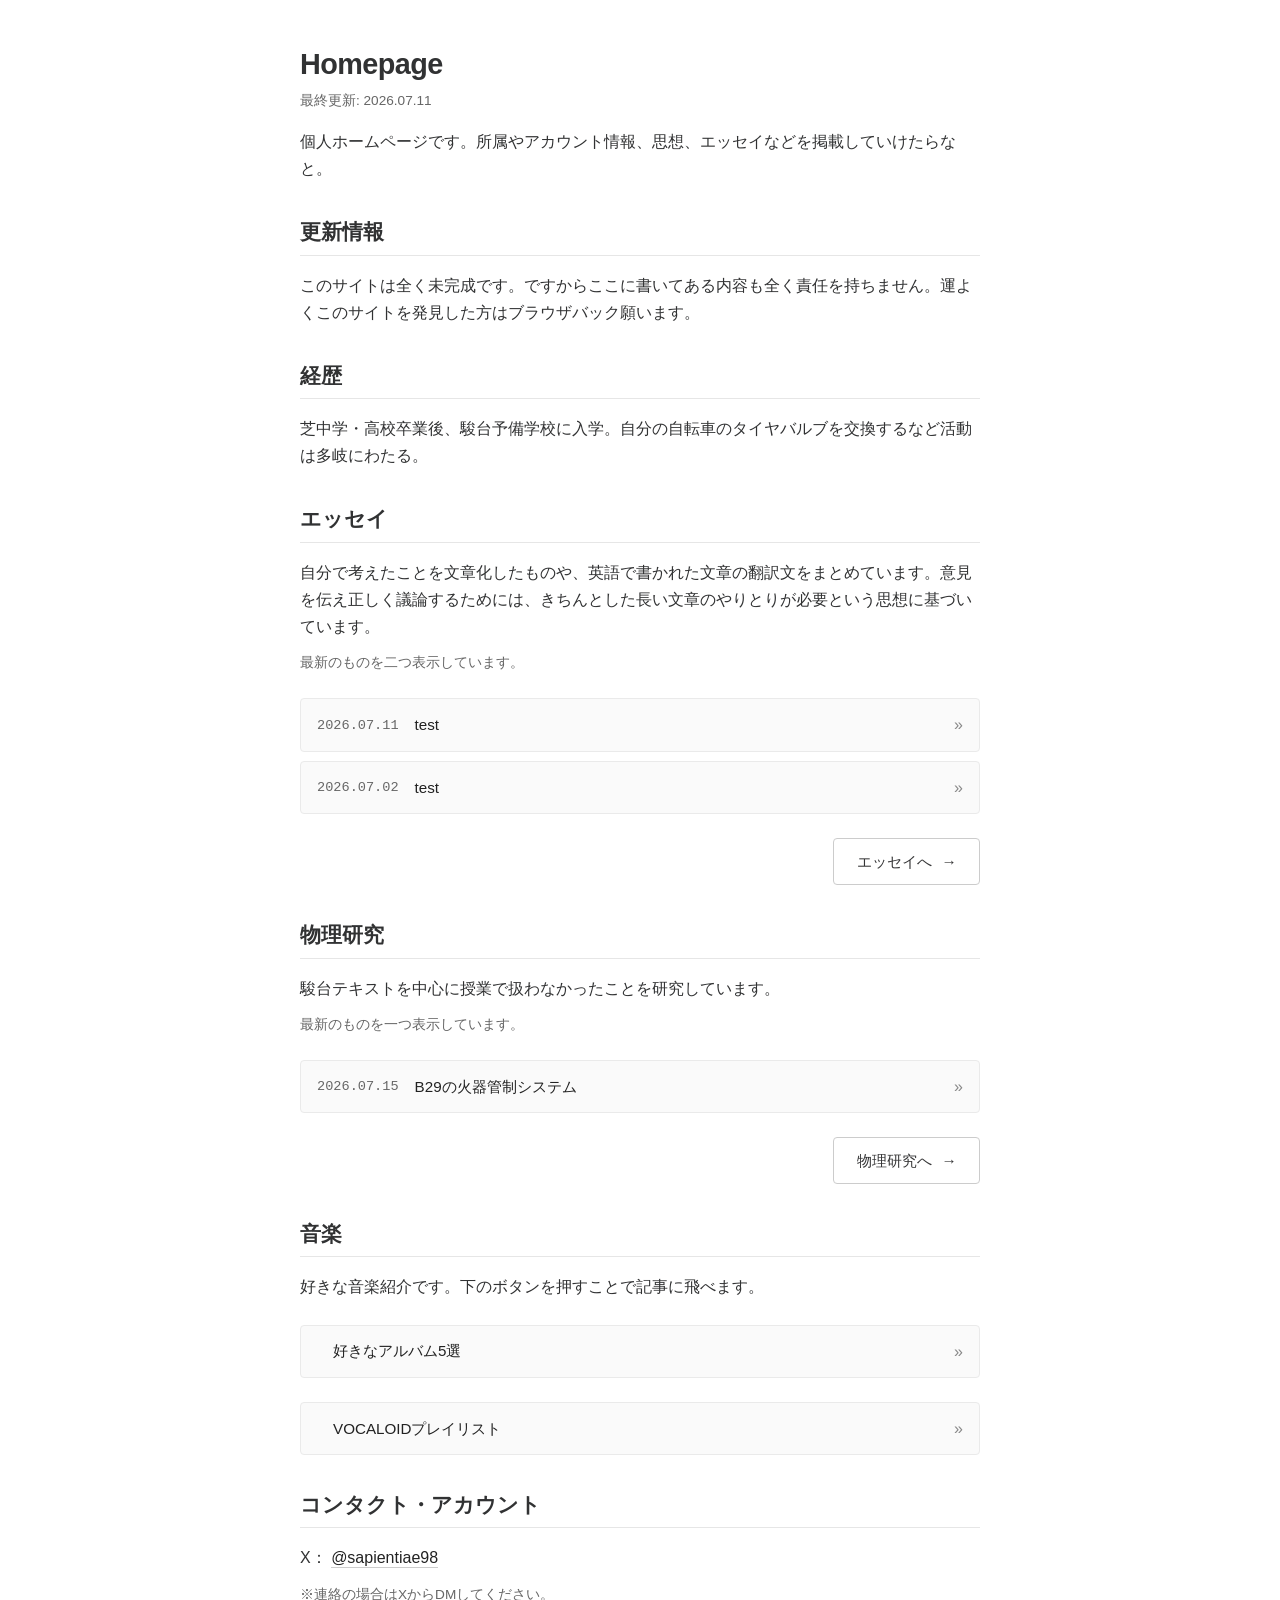
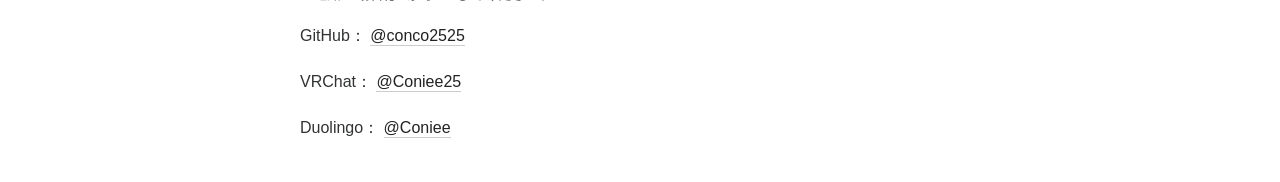
<file: index.html>
<!DOCTYPE html>
<html lang="ja">

<head>
    <meta charset="UTF-8">
    <meta name="viewport" content="width=device-width, initial-scale=1.0">
    <link rel="stylesheet" href="main.css">
    <title>ホーム</title>
    <style>

    </style>
</head>

<body>
    <h1>Homepage</h1>
    <small class="note">最終更新: 2026.07.11</small>

    <p>個人ホームページです。所属やアカウント情報、思想、エッセイなどを掲載していけたらなと。</p>

    <h2>更新情報</h2>
    <p>このサイトは全く未完成です。ですからここに書いてある内容も全く責任を持ちません。運よくこのサイトを発見した方はブラウザバック願います。</p>


    <h2>経歴</h2>
    <p>芝中学・高校卒業後、駿台予備学校に入学。自分の自転車のタイヤバルブを交換するなど活動は多岐にわたる。</p>


    
    <h2>エッセイ</h2>
    <p>自分で考えたことを文章化したものや、英語で書かれた文章の翻訳文をまとめています。意見を伝え正しく議論するためには、きちんとした長い文章のやりとりが必要という思想に基づいています。</p>
    <small class="note">最新のものを二つ表示しています。</small>
    <ul class="diary-card-list">
        <li>
            <a href="posts/2026-07-11.html" class="diary-card-link">
                <span class="diary-date">2026.07.11</span>
                <span class="diary-title">test</span>
            </a>
        </li>
        <li>
            <a href="posts/2026-07-02.html" class="diary-card-link">
                <span class="diary-date">2026.07.02</span>
                <span class="diary-title">test</span>
            </a>
        </li>
    </ul>

    <div class="btn-wrapper">
        <a href="Essay.html" class="btn-more-diary">エッセイへ</a>
    </div>
    


    <h2>物理研究</h2>
    <p>駿台テキストを中心に授業で扱わなかったことを研究しています。</p>
    <small class="note">最新のものを一つ表示しています。</small>

    <ul class="diary-card-list">
        <li>
            <a href="articles/P_29.html" class="diary-card-link">
                <span class="diary-date">2026.07.15</span>
                <span class="diary-title">B29の火器管制システム</span>
            </a>
        </li>
    </ul>
    <div class="btn-wrapper">
        <a href="Physics.html" class="btn-more-diary">物理研究へ</a>
    </div>

    <h2>音楽</h2>
    <p>好きな音楽紹介です。下のボタンを押すことで記事に飛べます。</p>

    <ul class="diary-card-list">
        <li>
            <a href="articles/M_5fav.html" class="diary-card-link">
                <span class="diary-title">好きなアルバム5選</span>
            </a>
        </li>
    </ul>
    
    <ul class="diary-card-list">
        <li>
            <a href="articles/M_Vocaloid.html" class="diary-card-link">
                <span class="diary-title">VOCALOIDプレイリスト</span>
            </a>
        </li>
    </ul>


    <h2>コンタクト・アカウント</h2>
    <p>
        X：
        <a href="https://x.com/sapientiae98" class="link-item" target="_blank" rel="noopener">@sapientiae98</a>
    </p>
    <small class="note">※連絡の場合はXからDMしてください。</small>
    
    <p>
        GitHub：
        <a href="https://github.com/conco2525" class="link-item" target="_blank" rel="noopener">@conco2525</a>
    </p>

    <p>
        VRChat：
        <a href="https://vrchat.com/home/user/usr_6193bd3d-6d83-4ea0-b23f-7c8b54668dcf" class="link-item" target="_blank" rel="noopener">@Coniee25</a>
    </p>

    <p>
        Duolingo：
        <a href="https://www.duolingo.com/profile/70Dm8" class="link-item" target="_blank" rel="noopener">@Coniee</a>
    </p>

</body>

</html>
</file>
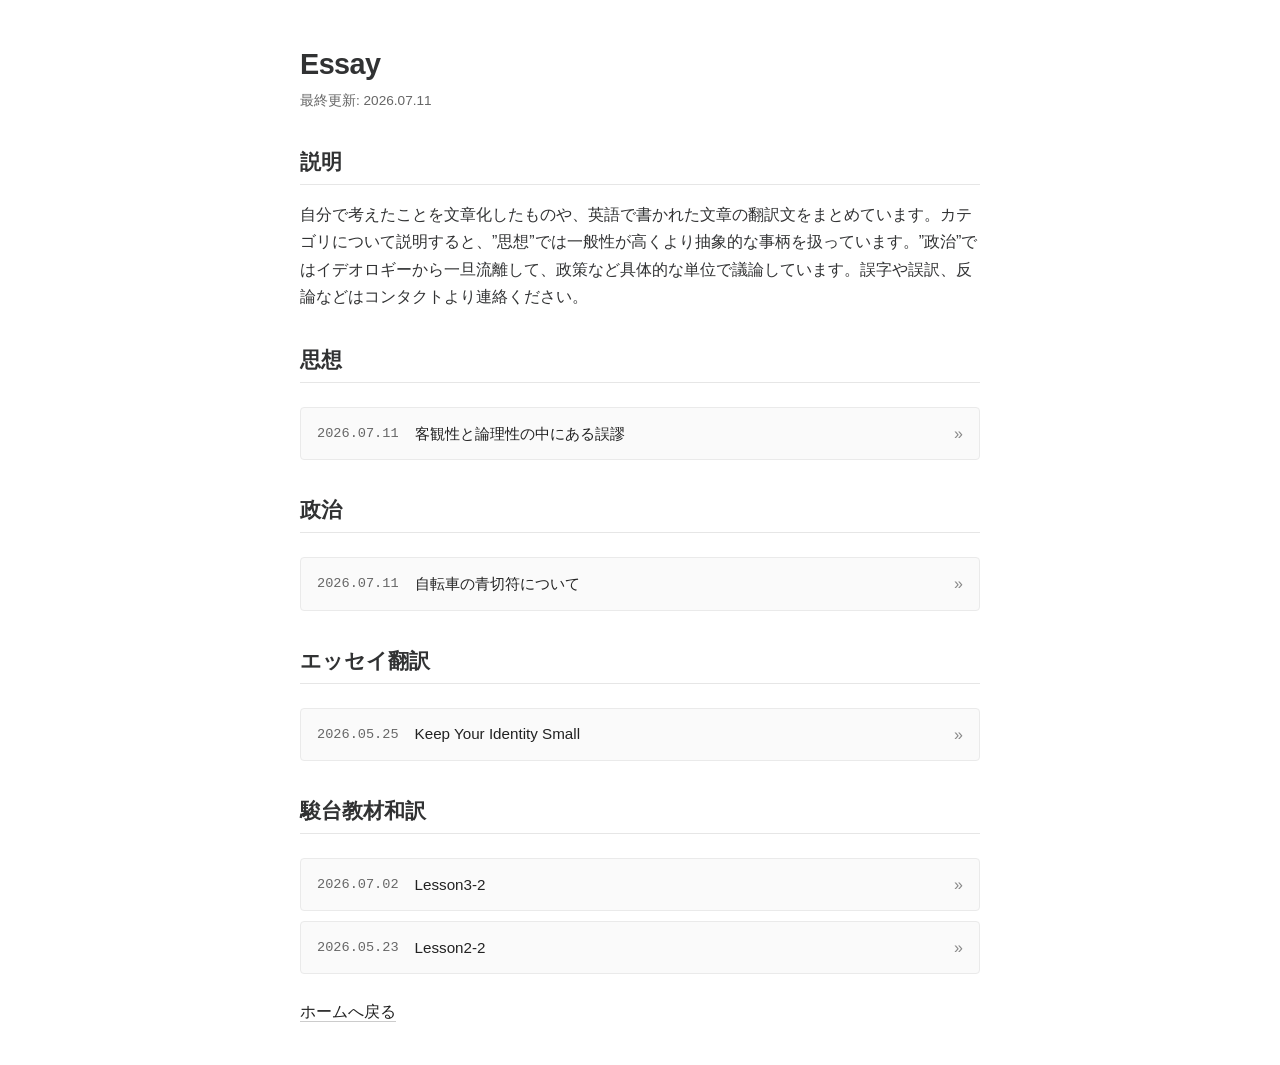
<file: Essay.html>
<!DOCTYPE html>
<html lang="ja">

<head>
    <meta charset="UTF-8">
    <meta name="viewport" content="width=device-width, initial-scale=1.0">
    <link rel="stylesheet" href="main.css">
    <title>エッセイ</title>
    <style>
        
    </style>
</head>

<body>
    <h1>Essay</h1>
    <small class="note">最終更新: 2026.07.11</small>


    <h2>説明</h2>
    <p>自分で考えたことを文章化したものや、英語で書かれた文章の翻訳文をまとめています。カテゴリについて説明すると、”思想”では一般性が高くより抽象的な事柄を扱っています。”政治”ではイデオロギーから一旦流離して、政策など具体的な単位で議論しています。誤字や誤訳、反論などはコンタクトより連絡ください。</p>

    <h2>思想</h2>

    <ul class="diary-card-list">
        <li>
            <a href="articles/E_RationalFal.html" class="diary-card-link">
                <span class="diary-date">2026.07.11</span>
                <span class="diary-title">客観性と論理性の中にある誤謬</span>
            </a>
        </li>  
    </ul>

    <h2>政治</h2>

    <ul class="diary-card-list">        
        <li>
            <a href="articles/E_Cycle.html" class="diary-card-link">
                <span class="diary-date">2026.07.11</span>
                <span class="diary-title">自転車の青切符について</span>
            </a>
        </li>
    </ul>

    <h2>エッセイ翻訳</h2>

    <ul class="diary-card-list">
        <li>
            <a href="articles/E_KeepYour.html" class="diary-card-link">
                <span class="diary-date">2026.05.25</span>
                <span class="diary-title">Keep Your Identity Small</span>
            </a>
        </li>
    

    <h2>駿台教材和訳</h2>

    <ul class="diary-card-list">
        
        <li>
            <a href="articles/E_Lesson3-2.html" class="diary-card-link">
                <span class="diary-date">2026.07.02</span>
                <span class="diary-title">Lesson3-2</span>
            </a>
        </li>
        <li>
            <a href="articles/E_Lesson2-2.html" class="diary-card-link">
                <span class="diary-date">2026.05.23</span>
                <span class="diary-title">Lesson2-2</span>
            </a>
        </li>
    </ul>


    <p>
    
        <a href="index.html" class="link-item" rel="noopener">ホームへ戻る</a>
    </p>


</body>

</html>
</file>
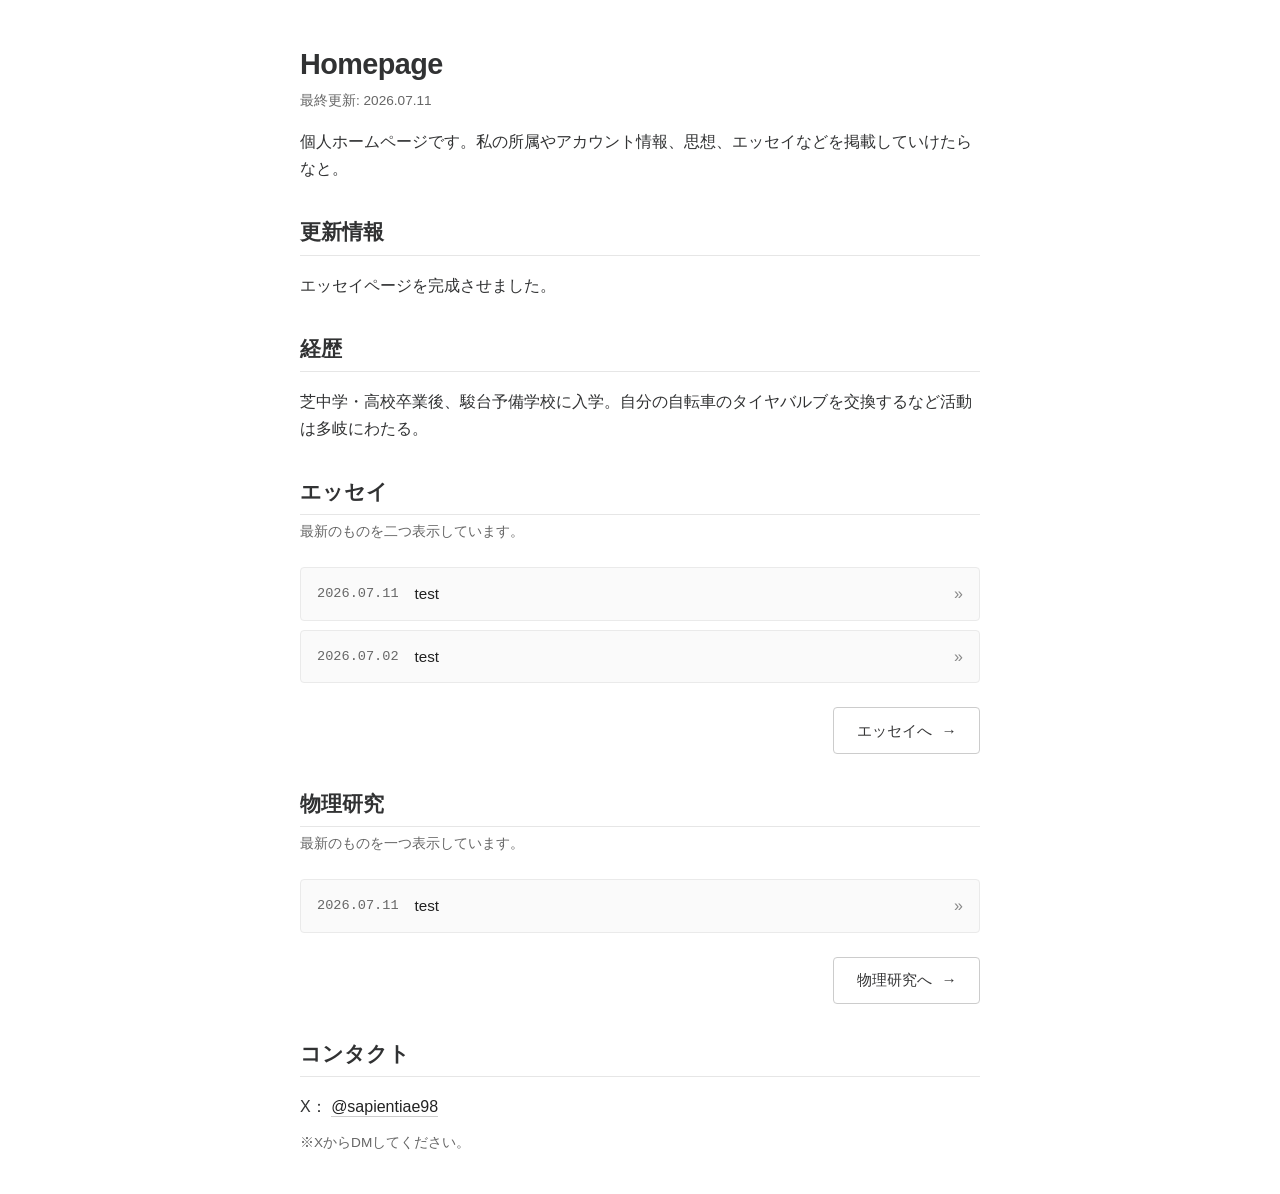
<file: Main.html>
<!DOCTYPE html>
<html lang="ja">

<head>
    <meta charset="UTF-8">
    <meta name="viewport" content="width=device-width, initial-scale=1.0">
    <link rel="stylesheet" href="main.css">
    <title>ホーム</title>
    <style>

    </style>
</head>

<body>
    <h1>Homepage</h1>
    <small class="note">最終更新: 2026.07.11</small>

    <p>個人ホームページです。私の所属やアカウント情報、思想、エッセイなどを掲載していけたらなと。</p>

    <h2>更新情報</h2>
    <p>エッセイページを完成させました。</p>


    <h2>経歴</h2>
    <p>芝中学・高校卒業後、駿台予備学校に入学。自分の自転車のタイヤバルブを交換するなど活動は多岐にわたる。</p>


    
    <h2>エッセイ</h2>
    <small class="note">最新のものを二つ表示しています。</small>
    <ul class="diary-card-list">
        <li>
            <a href="posts/2026-07-11.html" class="diary-card-link">
                <span class="diary-date">2026.07.11</span>
                <span class="diary-title">test</span>
            </a>
        </li>
        <li>
            <a href="posts/2026-07-02.html" class="diary-card-link">
                <span class="diary-date">2026.07.02</span>
                <span class="diary-title">test</span>
            </a>
        </li>
    </ul>

    <div class="btn-wrapper">
        <a href="Essay.html" class="btn-more-diary">エッセイへ</a>
    </div>
    


    <h2>物理研究</h2>
    <small class="note">最新のものを一つ表示しています。</small>

    <ul class="diary-card-list">
        <li>
            <a href="posts/2026-07-11.html" class="diary-card-link">
                <span class="diary-date">2026.07.11</span>
                <span class="diary-title">test</span>
            </a>
        </li>
    </ul>
    <div class="btn-wrapper">
        <a href="Phisics.html" class="btn-more-diary">物理研究へ</a>
    </div>



    <h2>コンタクト</h2>
    <p>
        X：
        <a href="https://x.com/sapientiae98" class="link-item" target="_blank" rel="noopener">@sapientiae98</a>
    </p>
    <small class="note">※XからDMしてください。</small>

</body>

</html>
</file>
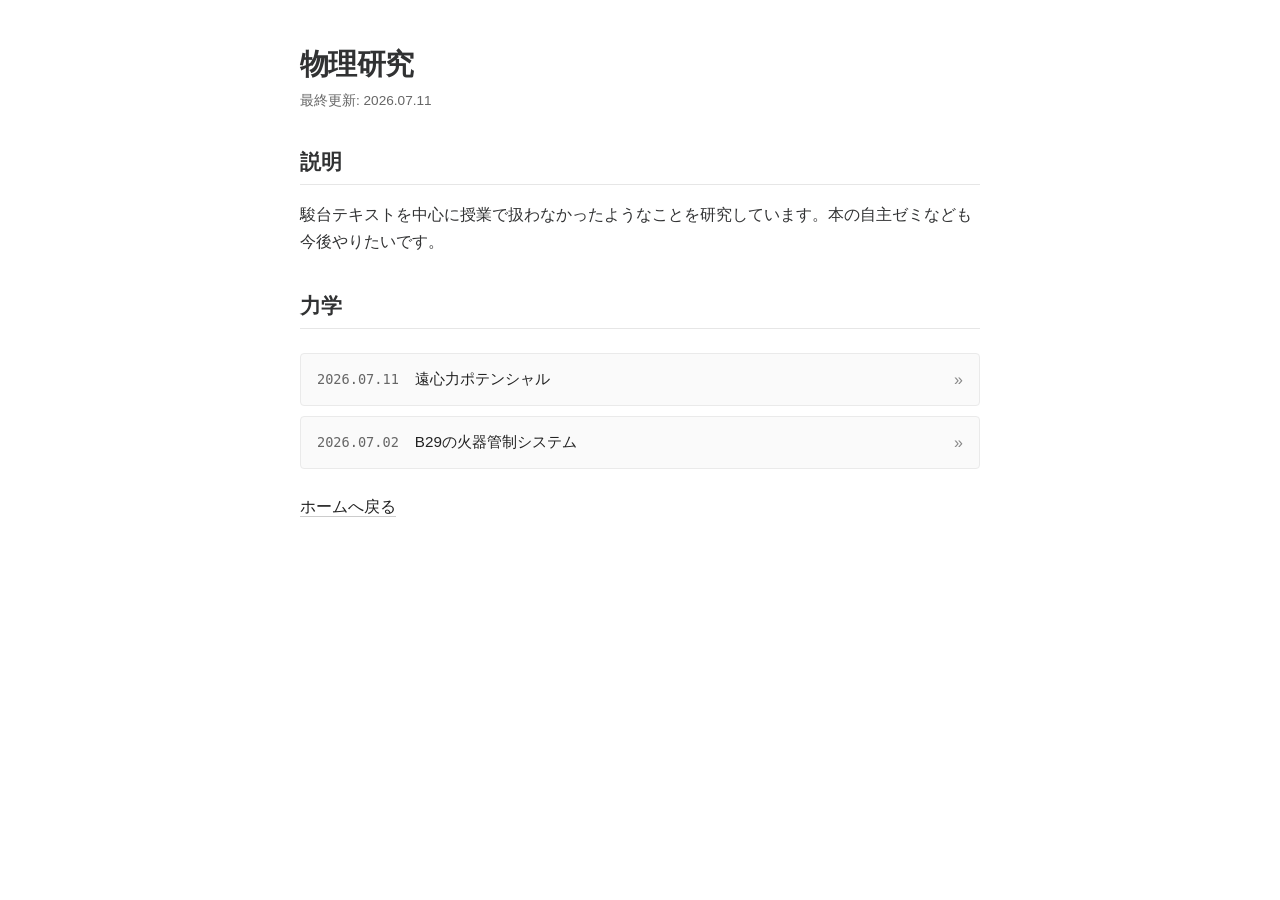
<file: Phisics.html>
<!DOCTYPE html>
<html lang="ja">

<head>
    <meta charset="UTF-8">
    <meta name="viewport" content="width=device-width, initial-scale=1.0">
    <link rel="stylesheet" href="main.css">
    <title>物理研究</title>
    <style>
        
    </style>
</head>

<body>
    <h1>物理研究</h1>
    <small class="note">最終更新: 2026.07.11</small>


    <h2>説明</h2>
    <p>駿台テキストを中心に授業で扱わなかったようなことを研究しています。本の自主ゼミなども今後やりたいです。</p>

    <h2>力学</h2>

    <ul class="diary-card-list">
        <li>
            <a href="articles/P_ExPot.html" class="diary-card-link">
                <span class="diary-date">2026.07.11</span>
                <span class="diary-title">遠心力ポテンシャル</span>
            </a>
        </li>
        <li>
            <a href="articles/P_29.html" class="diary-card-link">
                <span class="diary-date">2026.07.02</span>
                <span class="diary-title">B29の火器管制システム</span>
            </a>
        </li>
    </ul>

    
    <p>
    
        <a href="index.html" class="link-item" rel="noopener">ホームへ戻る</a>
    </p>


</body>

</html>
</file>
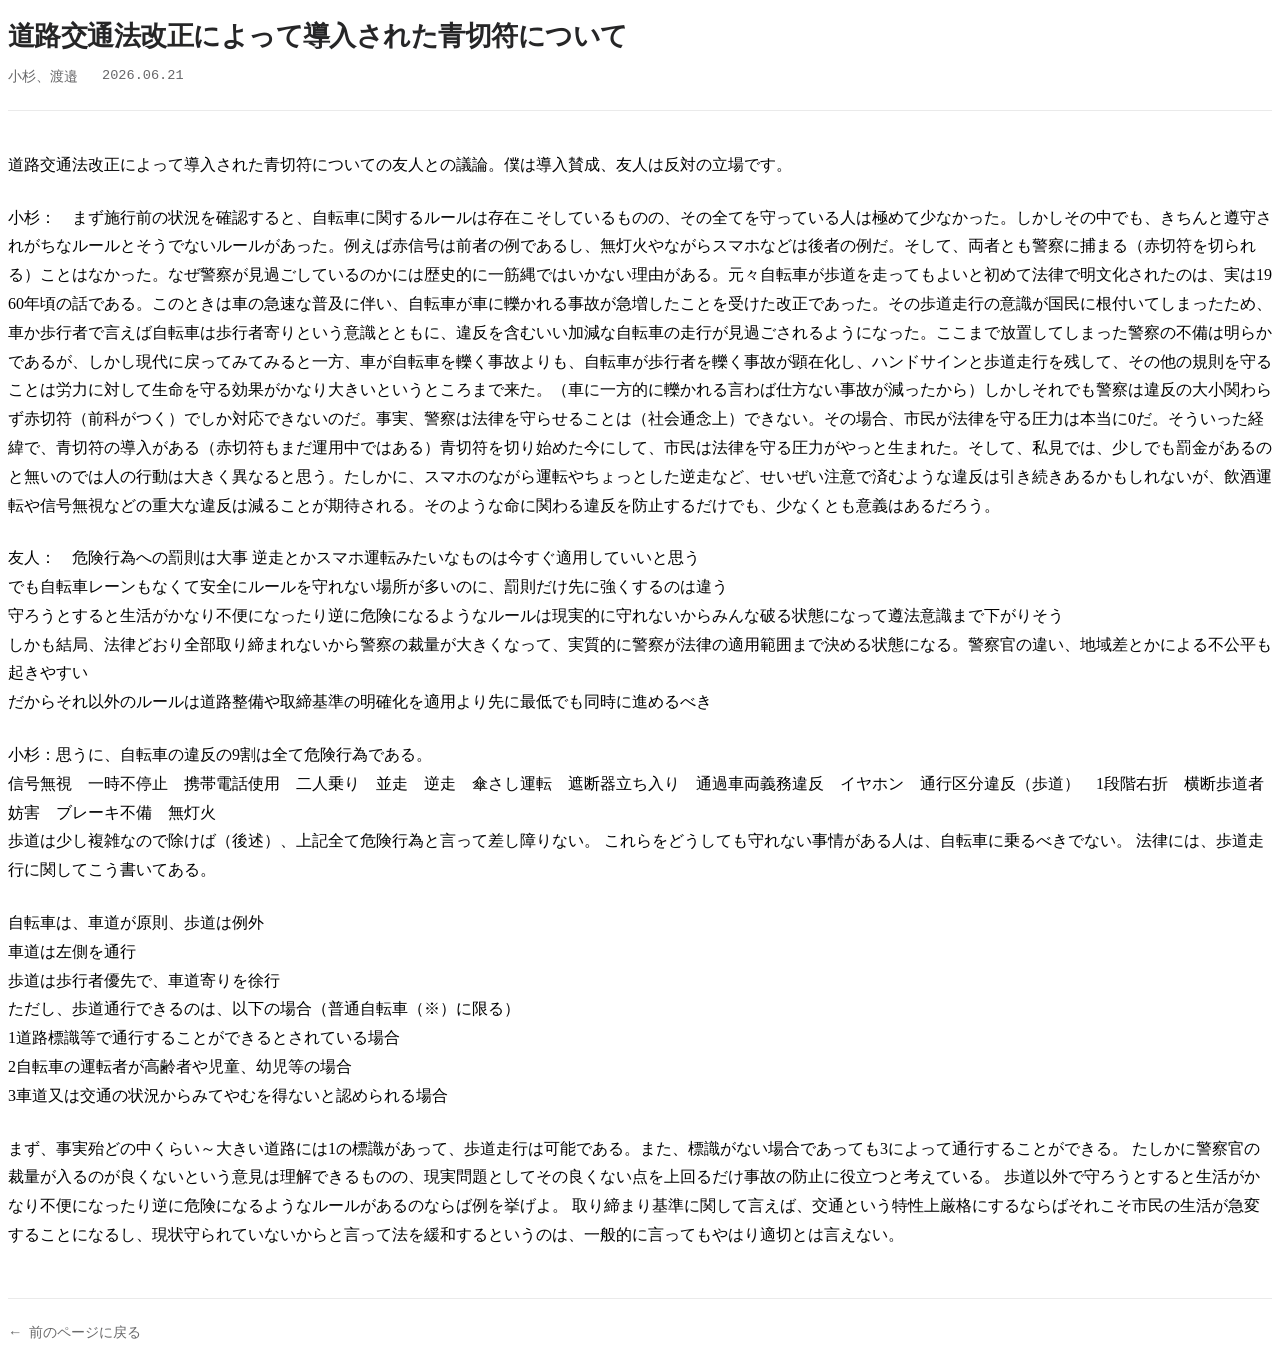
<file: articles/E_Cycle.html>
<!DOCTYPE html>
<html lang="ja">

<head>
    <meta charset="UTF-8">
    <meta name="viewport" content="width=device-width, initial-scale=1.0">
    <title></title>
    <link rel="stylesheet" href="article.css">
</head>

<body>

    <!-- 記事ヘッダー -->
    <header class="article-header">
        <h1 class="article-title">道路交通法改正によって導入された青切符について</h1>
        <div class="article-meta">
            <span class="article-author">小杉、渡邉</span>
            <time class="article-date">2026.06.21</time>
        </div>
    </header>

    <!-- 記事本文 -->
    <main class="article-body">
        <p>道路交通法改正によって導入された青切符についての友人との議論。僕は導入賛成、友人は反対の立場です。</p>

        <p>小杉：　まず施行前の状況を確認すると、自転車に関するルールは存在こそしているものの、その全てを守っている人は極めて少なかった。しかしその中でも、きちんと遵守されがちなルールとそうでないルールがあった。例えば赤信号は前者の例であるし、無灯火やながらスマホなどは後者の例だ。そして、両者とも警察に捕まる（赤切符を切られる）ことはなかった。なぜ警察が見過ごしているのかには歴史的に一筋縄ではいかない理由がある。元々自転車が歩道を走ってもよいと初めて法律で明文化されたのは、実は1960年頃の話である。このときは車の急速な普及に伴い、自転車が車に轢かれる事故が急増したことを受けた改正であった。その歩道走行の意識が国民に根付いてしまったため、車か歩行者で言えば自転車は歩行者寄りという意識とともに、違反を含むいい加減な自転車の走行が見過ごされるようになった。ここまで放置してしまった警察の不備は明らかであるが、しかし現代に戻ってみてみると一方、車が自転車を轢く事故よりも、自転車が歩行者を轢く事故が顕在化し、ハンドサインと歩道走行を残して、その他の規則を守ることは労力に対して生命を守る効果がかなり大きいというところまで来た。（車に一方的に轢かれる言わば仕方ない事故が減ったから）しかしそれでも警察は違反の大小関わらず赤切符（前科がつく）でしか対応できないのだ。事実、警察は法律を守らせることは（社会通念上）できない。その場合、市民が法律を守る圧力は本当に0だ。そういった経緯で、青切符の導入がある（赤切符もまだ運用中ではある）青切符を切り始めた今にして、市民は法律を守る圧力がやっと生まれた。そして、私見では、少しでも罰金があるのと無いのでは人の行動は大きく異なると思う。たしかに、スマホのながら運転やちょっとした逆走など、せいぜい注意で済むような違反は引き続きあるかもしれないが、飲酒運転や信号無視などの重大な違反は減ることが期待される。そのような命に関わる違反を防止するだけでも、少なくとも意義はあるだろう。
        </p>
        <p>友人：　危険行為への罰則は大事
            逆走とかスマホ運転みたいなものは今すぐ適用していいと思う<br>
            でも自転車レーンもなくて安全にルールを守れない場所が多いのに、罰則だけ先に強くするのは違う<br>
            守ろうとすると生活がかなり不便になったり逆に危険になるようなルールは現実的に守れないからみんな破る状態になって遵法意識まで下がりそう<br>
            しかも結局、法律どおり全部取り締まれないから警察の裁量が大きくなって、実質的に警察が法律の適用範囲まで決める状態になる。警察官の違い、地域差とかによる不公平も起きやすい<br>
            だからそれ以外のルールは道路整備や取締基準の明確化を適用より先に最低でも同時に進めるべき</p>

        <p>小杉：思うに、自転車の違反の9割は全て危険行為である。<br>
            信号無視　一時不停止　携帯電話使用　二人乗り　並走　逆走　傘さし運転　遮断器立ち入り　通過車両義務違反　イヤホン　通行区分違反（歩道）　1段階右折　横断歩道者妨害　ブレーキ不備　無灯火<br>
            歩道は少し複雑なので除けば（後述）、上記全て危険行為と言って差し障りない。
            これらをどうしても守れない事情がある人は、自転車に乗るべきでない。
            法律には、歩道走行に関してこう書いてある。</p>
        <p>自転車は、車道が原則、歩道は例外<br>
            車道は左側を通行<br>
            歩道は歩行者優先で、車道寄りを徐行<br>
            ただし、歩道通行できるのは、以下の場合（普通自転車（※）に限る）<br>
            1道路標識等で通行することができるとされている場合<br>
            2自転車の運転者が高齢者や児童、幼児等の場合<br>
            3車道又は交通の状況からみてやむを得ないと認められる場合</p>
        <p>まず、事実殆どの中くらい～大きい道路には1の標識があって、歩道走行は可能である。また、標識がない場合であっても3によって通行することができる。
            たしかに警察官の裁量が入るのが良くないという意見は理解できるものの、現実問題としてその良くない点を上回るだけ事故の防止に役立つと考えている。

            歩道以外で守ろうとすると生活がかなり不便になったり逆に危険になるようなルールがあるのならば例を挙げよ。
            取り締まり基準に関して言えば、交通という特性上厳格にするならばそれこそ市民の生活が急変することになるし、現状守られていないからと言って法を緩和するというのは、一般的に言ってもやはり適切とは言えない。</p>
    </main>

    <footer class="article-footer">
        <a href="../Essay.html" class="back-to-home">前のページに戻る</a>
    </footer>

</body>

</html>
</file>
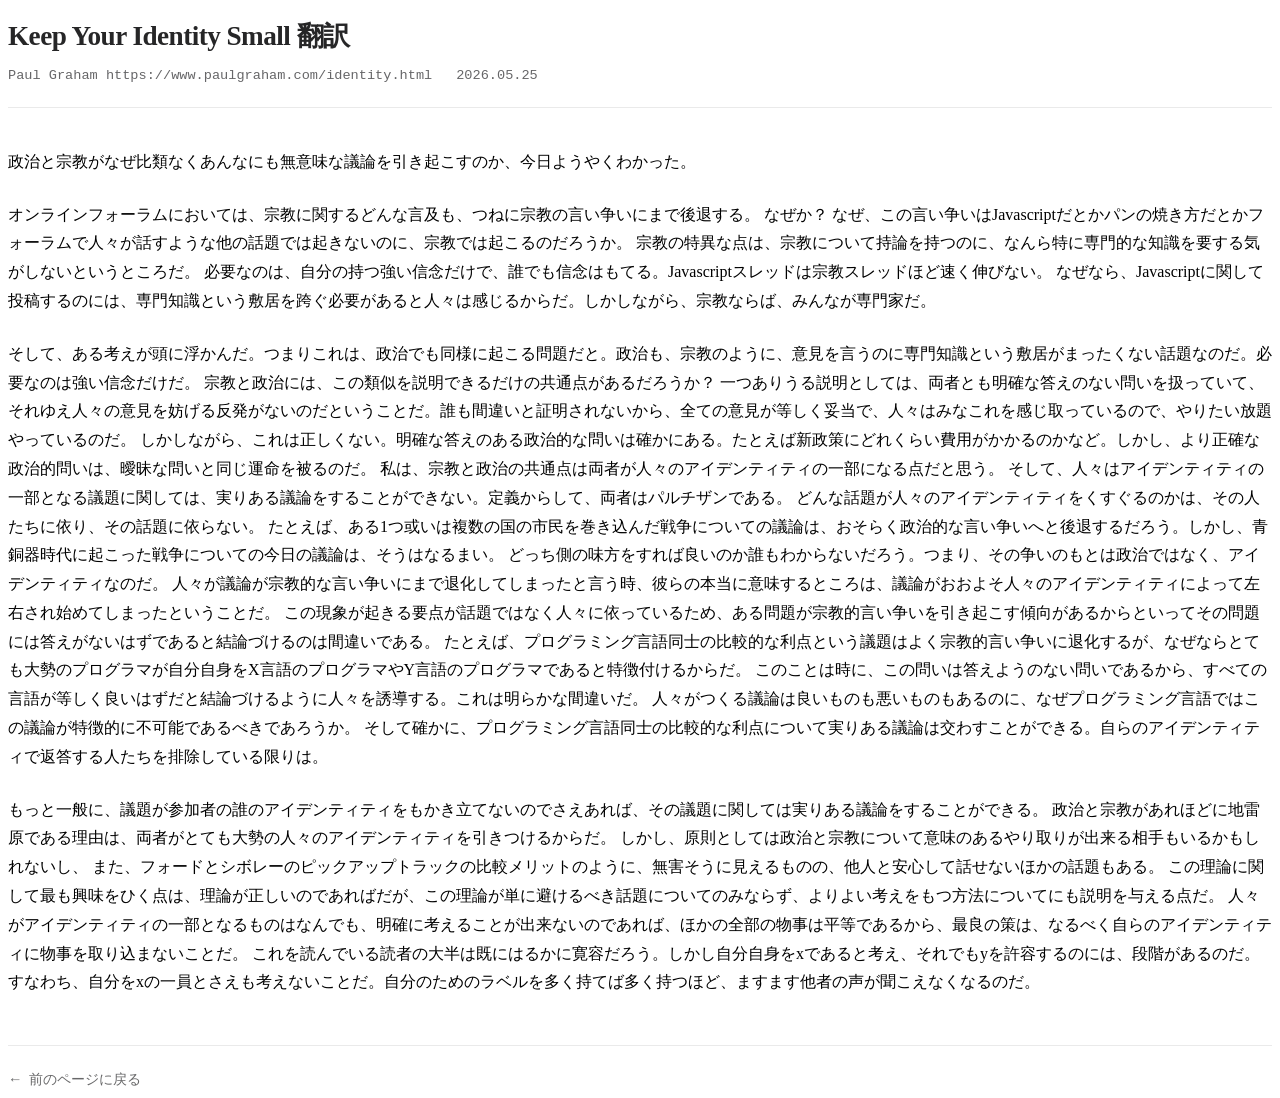
<file: articles/E_KeepYour.html>
<!DOCTYPE html>
<html lang="ja">

<head>
    <meta charset="UTF-8">
    <meta name="viewport" content="width=device-width, initial-scale=1.0">
    <title></title>
    <link rel="stylesheet" href="article.css">
</head>

<body>

    <!-- 記事ヘッダー -->
    <header class="article-header">
        <h1 class="article-title">Keep Your Identity Small 翻訳</h1>
        <div class="article-meta">
            <span class="article-author">Paul Graham  https://www.paulgraham.com/identity.html</span>
            <time class="article-date">2026.05.25</time>
        </div>
    </header>

    <!-- 記事本文 -->
    <main class="article-body">
        <p>政治と宗教がなぜ比類なくあんなにも無意味な議論を引き起こすのか、今日ようやくわかった。</p>

<p>オンラインフォーラムにおいては、宗教に関するどんな言及も、つねに宗教の言い争いにまで後退する。
    なぜか？ なぜ、この言い争いはJavascriptだとかパンの焼き方だとかフォーラムで人々が話すような他の話題では起きないのに、宗教では起こるのだろうか。

宗教の特異な点は、宗教について持論を持つのに、なんら特に専門的な知識を要する気がしないというところだ。
必要なのは、自分の持つ強い信念だけで、誰でも信念はもてる。Javascriptスレッドは宗教スレッドほど速く伸びない。
なぜなら、Javascriptに関して投稿するのには、専門知識という敷居を跨ぐ必要があると人々は感じるからだ。しかしながら、宗教ならば、みんなが専門家だ。</p>

<p>そして、ある考えが頭に浮かんだ。つまりこれは、政治でも同様に起こる問題だと。政治も、宗教のように、意見を言うのに専門知識という敷居がまったくない話題なのだ。必要なのは強い信念だけだ。

宗教と政治には、この類似を説明できるだけの共通点があるだろうか？ 一つありうる説明としては、両者とも明確な答えのない問いを扱っていて、
それゆえ人々の意見を妨げる反発がないのだということだ。誰も間違いと証明されないから、全ての意見が等しく妥当で、人々はみなこれを感じ取っているので、やりたい放題やっているのだ。

しかしながら、これは正しくない。明確な答えのある政治的な問いは確かにある。たとえば新政策にどれくらい費用がかかるのかなど。しかし、より正確な政治的問いは、曖昧な問いと同じ運命を被るのだ。

私は、宗教と政治の共通点は両者が人々のアイデンティティの一部になる点だと思う。
そして、人々はアイデンティティの一部となる議題に関しては、実りある議論をすることができない。定義からして、両者はパルチザンである。

どんな話題が人々のアイデンティティをくすぐるのかは、その人たちに依り、その話題に依らない。
たとえば、ある1つ或いは複数の国の市民を巻き込んだ戦争についての議論は、おそらく政治的な言い争いへと後退するだろう。しかし、青銅器時代に起こった戦争についての今日の議論は、そうはなるまい。
どっち側の味方をすれば良いのか誰もわからないだろう。つまり、その争いのもとは政治ではなく、アイデンティティなのだ。
人々が議論が宗教的な言い争いにまで退化してしまったと言う時、彼らの本当に意味するところは、議論がおおよそ人々のアイデンティティによって左右され始めてしまったということだ。

この現象が起きる要点が話題ではなく人々に依っているため、ある問題が宗教的言い争いを引き起こす傾向があるからといってその問題には答えがないはずであると結論づけるのは間違いである。
たとえば、プログラミング言語同士の比較的な利点という議題はよく宗教的言い争いに退化するが、なぜならとても大勢のプログラマが自分自身をX言語のプログラマやY言語のプログラマであると特徴付けるからだ。
このことは時に、この問いは答えようのない問いであるから、すべての言語が等しく良いはずだと結論づけるように人々を誘導する。これは明らかな間違いだ。
人々がつくる議論は良いものも悪いものもあるのに、なぜプログラミング言語ではこの議論が特徴的に不可能であるべきであろうか。
そして確かに、プログラミング言語同士の比較的な利点について実りある議論は交わすことができる。自らのアイデンティティで返答する人たちを排除している限りは。</p>

<p>もっと一般に、議題が参加者の誰のアイデンティティをもかき立てないのでさえあれば、その議題に関しては実りある議論をすることができる。
政治と宗教があれほどに地雷原である理由は、両者がとても大勢の人々のアイデンティティを引きつけるからだ。
しかし、原則としては政治と宗教について意味のあるやり取りが出来る相手もいるかもしれないし、
また、フォードとシボレーのピックアップトラックの比較メリットのように、無害そうに見えるものの、他人と安心して話せないほかの話題もある。

この理論に関して最も興味をひく点は、理論が正しいのであればだが、この理論が単に避けるべき話題についてのみならず、よりよい考えをもつ方法についてにも説明を与える点だ。
人々がアイデンティティの一部となるものはなんでも、明確に考えることが出来ないのであれば、ほかの全部の物事は平等であるから、最良の策は、なるべく自らのアイデンティティに物事を取り込まないことだ。

これを読んでいる読者の大半は既にはるかに寛容だろう。しかし自分自身をxであると考え、それでもyを許容するのには、段階があるのだ。
すなわち、自分をxの一員とさえも考えないことだ。自分のためのラベルを多く持てば多く持つほど、ますます他者の声が聞こえなくなるのだ。</p>


    </main>

    <footer class="article-footer">
        <a href="../Essay.html" class="back-to-home">前のページに戻る</a>
    </footer>

</body>

</html>
</file>
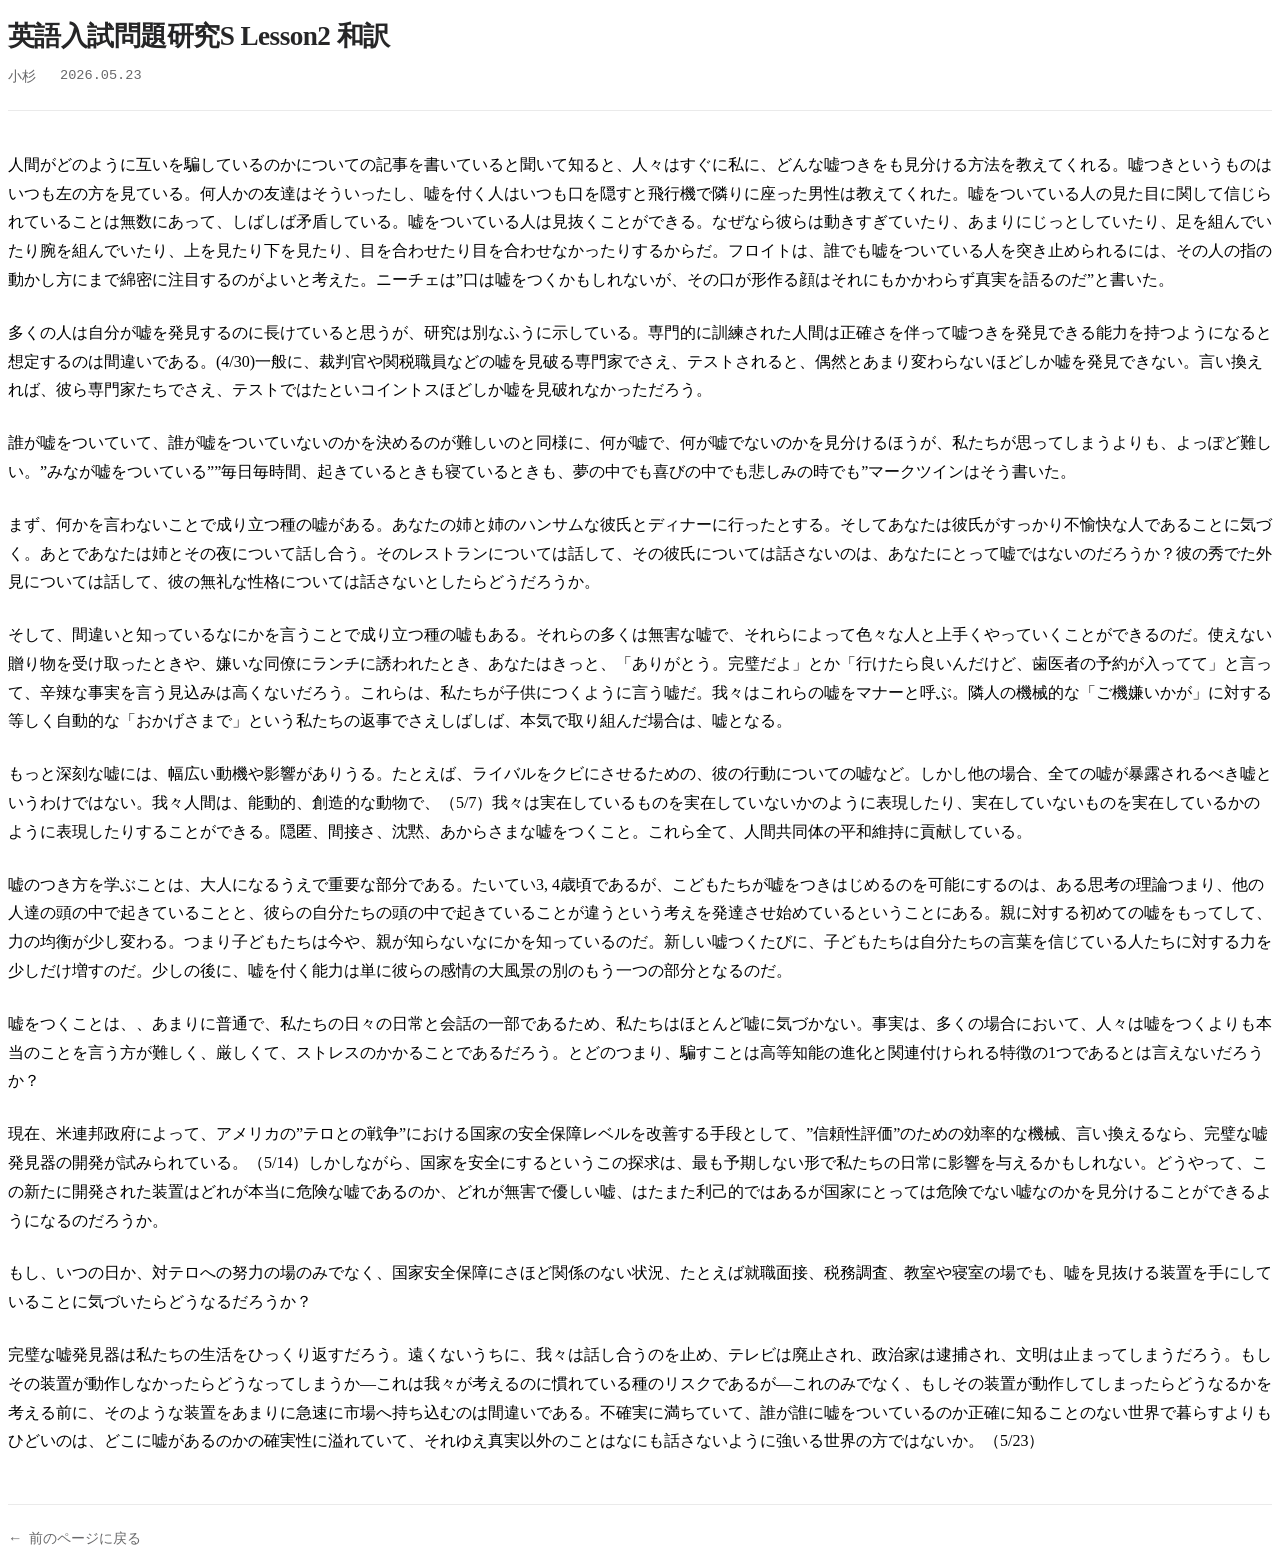
<file: articles/E_Lesson2-2.html>
<!DOCTYPE html>
<html lang="ja">
<head>
  <meta charset="UTF-8">
  <meta name="viewport" content="width=device-width, initial-scale=1.0">
  <title>Lesson2-2</title>
  <link rel="stylesheet" href="article.css">
</head>
<body>

  <!-- 記事ヘッダー -->
  <header class="article-header">
    <h1 class="article-title">英語入試問題研究S Lesson2 和訳</h1>
    <div class="article-meta">
      <span class="article-author">小杉</span>
      <time class="article-date">2026.05.23</time>
    </div>
  </header>

  <!-- 記事本文 -->
  <main class="article-body">
    <p>人間がどのように互いを騙しているのかについての記事を書いていると聞いて知ると、人々はすぐに私に、どんな嘘つきをも見分ける方法を教えてくれる。嘘つきというものはいつも左の方を見ている。何人かの友達はそういったし、嘘を付く人はいつも口を隠すと飛行機で隣りに座った男性は教えてくれた。嘘をついている人の見た目に関して信じられていることは無数にあって、しばしば矛盾している。嘘をついている人は見抜くことができる。なぜなら彼らは動きすぎていたり、あまりにじっとしていたり、足を組んでいたり腕を組んでいたり、上を見たり下を見たり、目を合わせたり目を合わせなかったりするからだ。フロイトは、誰でも嘘をついている人を突き止められるには、その人の指の動かし方にまで綿密に注目するのがよいと考えた。ニーチェは”口は嘘をつくかもしれないが、その口が形作る顔はそれにもかかわらず真実を語るのだ”と書いた。</p>
    <p>多くの人は自分が嘘を発見するのに長けていると思うが、研究は別なふうに示している。専門的に訓練された人間は正確さを伴って嘘つきを発見できる能力を持つようになると想定するのは間違いである。(4/30)一般に、裁判官や関税職員などの嘘を見破る専門家でさえ、テストされると、偶然とあまり変わらないほどしか嘘を発見できない。言い換えれば、彼ら専門家たちでさえ、テストではたといコイントスほどしか嘘を見破れなかっただろう。
    </p>
    <p>誰が嘘をついていて、誰が嘘をついていないのかを決めるのが難しいのと同様に、何が嘘で、何が嘘でないのかを見分けるほうが、私たちが思ってしまうよりも、よっぽど難しい。”みなが嘘をついている””毎日毎時間、起きているときも寝ているときも、夢の中でも喜びの中でも悲しみの時でも”マークツインはそう書いた。
    </p>
    <p>まず、何かを言わないことで成り立つ種の嘘がある。あなたの姉と姉のハンサムな彼氏とディナーに行ったとする。そしてあなたは彼氏がすっかり不愉快な人であることに気づく。あとであなたは姉とその夜について話し合う。そのレストランについては話して、その彼氏については話さないのは、あなたにとって嘘ではないのだろうか？彼の秀でた外見については話して、彼の無礼な性格については話さないとしたらどうだろうか。
    </p>
    <p>そして、間違いと知っているなにかを言うことで成り立つ種の嘘もある。それらの多くは無害な嘘で、それらによって色々な人と上手くやっていくことができるのだ。使えない贈り物を受け取ったときや、嫌いな同僚にランチに誘われたとき、あなたはきっと、「ありがとう。完璧だよ」とか「行けたら良いんだけど、歯医者の予約が入ってて」と言って、辛辣な事実を言う見込みは高くないだろう。これらは、私たちが子供につくように言う嘘だ。我々はこれらの嘘をマナーと呼ぶ。隣人の機械的な「ご機嫌いかが」に対する等しく自動的な「おかげさまで」という私たちの返事でさえしばしば、本気で取り組んだ場合は、嘘となる。
    </p>
    <p>もっと深刻な嘘には、幅広い動機や影響がありうる。たとえば、ライバルをクビにさせるための、彼の行動についての嘘など。しかし他の場合、全ての嘘が暴露されるべき嘘というわけではない。我々人間は、能動的、創造的な動物で、（5/7）我々は実在しているものを実在していないかのように表現したり、実在していないものを実在しているかのように表現したりすることができる。隠匿、間接さ、沈黙、あからさまな嘘をつくこと。これら全て、人間共同体の平和維持に貢献している。
    </p>
    <p>嘘のつき方を学ぶことは、大人になるうえで重要な部分である。たいてい3, 4歳頃であるが、こどもたちが嘘をつきはじめるのを可能にするのは、ある思考の理論つまり、他の人達の頭の中で起きていることと、彼らの自分たちの頭の中で起きていることが違うという考えを発達させ始めているということにある。親に対する初めての嘘をもってして、力の均衡が少し変わる。つまり子どもたちは今や、親が知らないなにかを知っているのだ。新しい嘘つくたびに、子どもたちは自分たちの言葉を信じている人たちに対する力を少しだけ増すのだ。少しの後に、嘘を付く能力は単に彼らの感情の大風景の別のもう一つの部分となるのだ。
    </p>
    <p>嘘をつくことは、、あまりに普通で、私たちの日々の日常と会話の一部であるため、私たちはほとんど嘘に気づかない。事実は、多くの場合において、人々は嘘をつくよりも本当のことを言う方が難しく、厳しくて、ストレスのかかることであるだろう。とどのつまり、騙すことは高等知能の進化と関連付けられる特徴の1つであるとは言えないだろうか？
    </p>
    <p>現在、米連邦政府によって、アメリカの”テロとの戦争”における国家の安全保障レベルを改善する手段として、”信頼性評価”のための効率的な機械、言い換えるなら、完璧な嘘発見器の開発が試みられている。（5/14）しかしながら、国家を安全にするというこの探求は、最も予期しない形で私たちの日常に影響を与えるかもしれない。どうやって、この新たに開発された装置はどれが本当に危険な嘘であるのか、どれが無害で優しい嘘、はたまた利己的ではあるが国家にとっては危険でない嘘なのかを見分けることができるようになるのだろうか。
    </p>
    <p>もし、いつの日か、対テロへの努力の場のみでなく、国家安全保障にさほど関係のない状況、たとえば就職面接、税務調査、教室や寝室の場でも、嘘を見抜ける装置を手にしていることに気づいたらどうなるだろうか？
    </p>
    <p>完璧な嘘発見器は私たちの生活をひっくり返すだろう。遠くないうちに、我々は話し合うのを止め、テレビは廃止され、政治家は逮捕され、文明は止まってしまうだろう。もしその装置が動作しなかったらどうなってしまうか―これは我々が考えるのに慣れている種のリスクであるが―これのみでなく、もしその装置が動作してしまったらどうなるかを考える前に、そのような装置をあまりに急速に市場へ持ち込むのは間違いである。不確実に満ちていて、誰が誰に嘘をついているのか正確に知ることのない世界で暮らすよりもひどいのは、どこに嘘があるのかの確実性に溢れていて、それゆえ真実以外のことはなにも話さないように強いる世界の方ではないか。（5/23）</p>

  </main>

  <footer class="article-footer">
    <a href="../Essay.html" class="back-to-home">前のページに戻る</a>
  </footer>

</body>
</html>
</file>
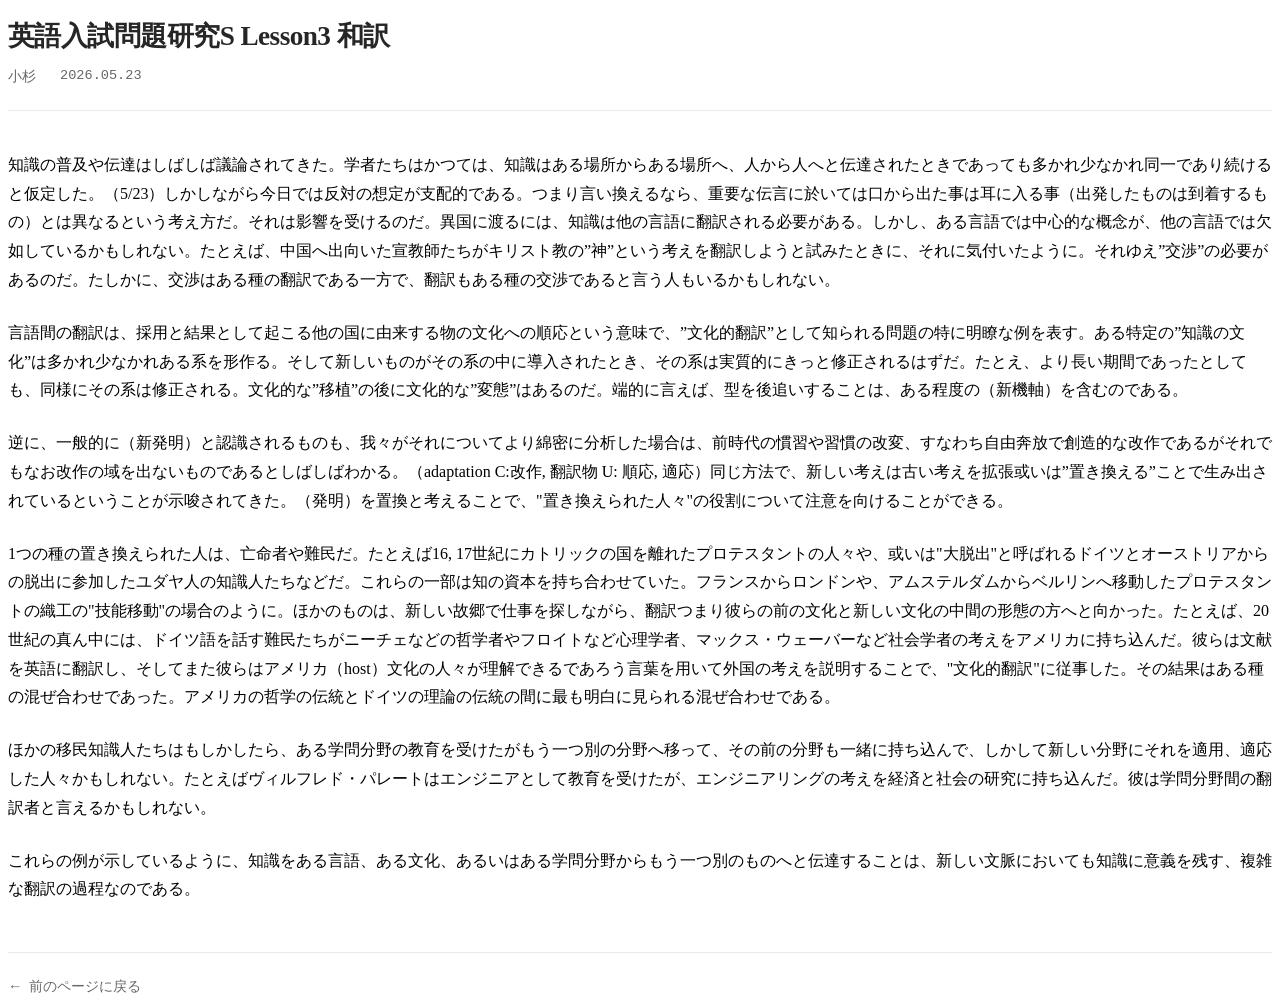
<file: articles/E_Lesson3-2.html>
<!DOCTYPE html>
<html lang="ja">

<head>
    <meta charset="UTF-8">
    <meta name="viewport" content="width=device-width, initial-scale=1.0">
    <title>Lesson3-2</Lesson3-2></title>
    <link rel="stylesheet" href="article.css">
</head>

<body>

    <!-- 記事ヘッダー -->
    <header class="article-header">
        <h1 class="article-title">英語入試問題研究S Lesson3 和訳</h1>
        <div class="article-meta">
            <span class="article-author">小杉</span>
            <time class="article-date">2026.05.23</time>
        </div>
    </header>

    <!-- 記事本文 -->
    <main class="article-body">
        <p>知識の普及や伝達はしばしば議論されてきた。学者たちはかつては、知識はある場所からある場所へ、人から人へと伝達されたときであっても多かれ少なかれ同一であり続けると仮定した。（5/23）しかしながら今日では反対の想定が支配的である。つまり言い換えるなら、重要な伝言に於いては口から出た事は耳に入る事（出発したものは到着するもの）とは異なるという考え方だ。それは影響を受けるのだ。異国に渡るには、知識は他の言語に翻訳される必要がある。しかし、ある言語では中心的な概念が、他の言語では欠如しているかもしれない。たとえば、中国へ出向いた宣教師たちがキリスト教の”神”という考えを翻訳しようと試みたときに、それに気付いたように。それゆえ”交渉”の必要があるのだ。たしかに、交渉はある種の翻訳である一方で、翻訳もある種の交渉であると言う人もいるかもしれない。
        </p>
        <p>言語間の翻訳は、採用と結果として起こる他の国に由来する物の文化への順応という意味で、”文化的翻訳”として知られる問題の特に明瞭な例を表す。ある特定の”知識の文化”は多かれ少なかれある系を形作る。そして新しいものがその系の中に導入されたとき、その系は実質的にきっと修正されるはずだ。たとえ、より長い期間であったとしても、同様にその系は修正される。文化的な”移植”の後に文化的な”変態”はあるのだ。端的に言えば、型を後追いすることは、ある程度の（新機軸）を含むのである。
        </p>
        <p>逆に、一般的に（新発明）と認識されるものも、我々がそれについてより綿密に分析した場合は、前時代の慣習や習慣の改変、すなわち自由奔放で創造的な改作であるがそれでもなお改作の域を出ないものであるとしばしばわかる。（adaptation
            C:改作, 翻訳物 U: 順応,
            適応）同じ方法で、新しい考えは古い考えを拡張或いは”置き換える”ことで生み出されているということが示唆されてきた。（発明）を置換と考えることで、"置き換えられた人々"の役割について注意を向けることができる。
        </p>
        <p>1つの種の置き換えられた人は、亡命者や難民だ。たとえば16,
            17世紀にカトリックの国を離れたプロテスタントの人々や、或いは"大脱出"と呼ばれるドイツとオーストリアからの脱出に参加したユダヤ人の知識人たちなどだ。これらの一部は知の資本を持ち合わせていた。フランスからロンドンや、アムステルダムからベルリンへ移動したプロテスタントの織工の"技能移動"の場合のように。ほかのものは、新しい故郷で仕事を探しながら、翻訳つまり彼らの前の文化と新しい文化の中間の形態の方へと向かった。たとえば、20世紀の真ん中には、ドイツ語を話す難民たちがニーチェなどの哲学者やフロイトなど心理学者、マックス・ウェーバーなど社会学者の考えをアメリカに持ち込んだ。彼らは文献を英語に翻訳し、そしてまた彼らはアメリカ（host）文化の人々が理解できるであろう言葉を用いて外国の考えを説明することで、"文化的翻訳"に従事した。その結果はある種の混ぜ合わせであった。アメリカの哲学の伝統とドイツの理論の伝統の間に最も明白に見られる混ぜ合わせである。
        </p>
        <p>ほかの移民知識人たちはもしかしたら、ある学問分野の教育を受けたがもう一つ別の分野へ移って、その前の分野も一緒に持ち込んで、しかして新しい分野にそれを適用、適応した人々かもしれない。たとえばヴィルフレド・パレートはエンジニアとして教育を受けたが、エンジニアリングの考えを経済と社会の研究に持ち込んだ。彼は学問分野間の翻訳者と言えるかもしれない。
        </p>

        <p>これらの例が示しているように、知識をある言語、ある文化、あるいはある学問分野からもう一つ別のものへと伝達することは、新しい文脈においても知識に意義を残す、複雑な翻訳の過程なのである。</p>
    </main>

    <footer class="article-footer">
        <a href="../Essay.html" class="back-to-home">前のページに戻る</a>
    </footer>

</body>

</html>
</file>
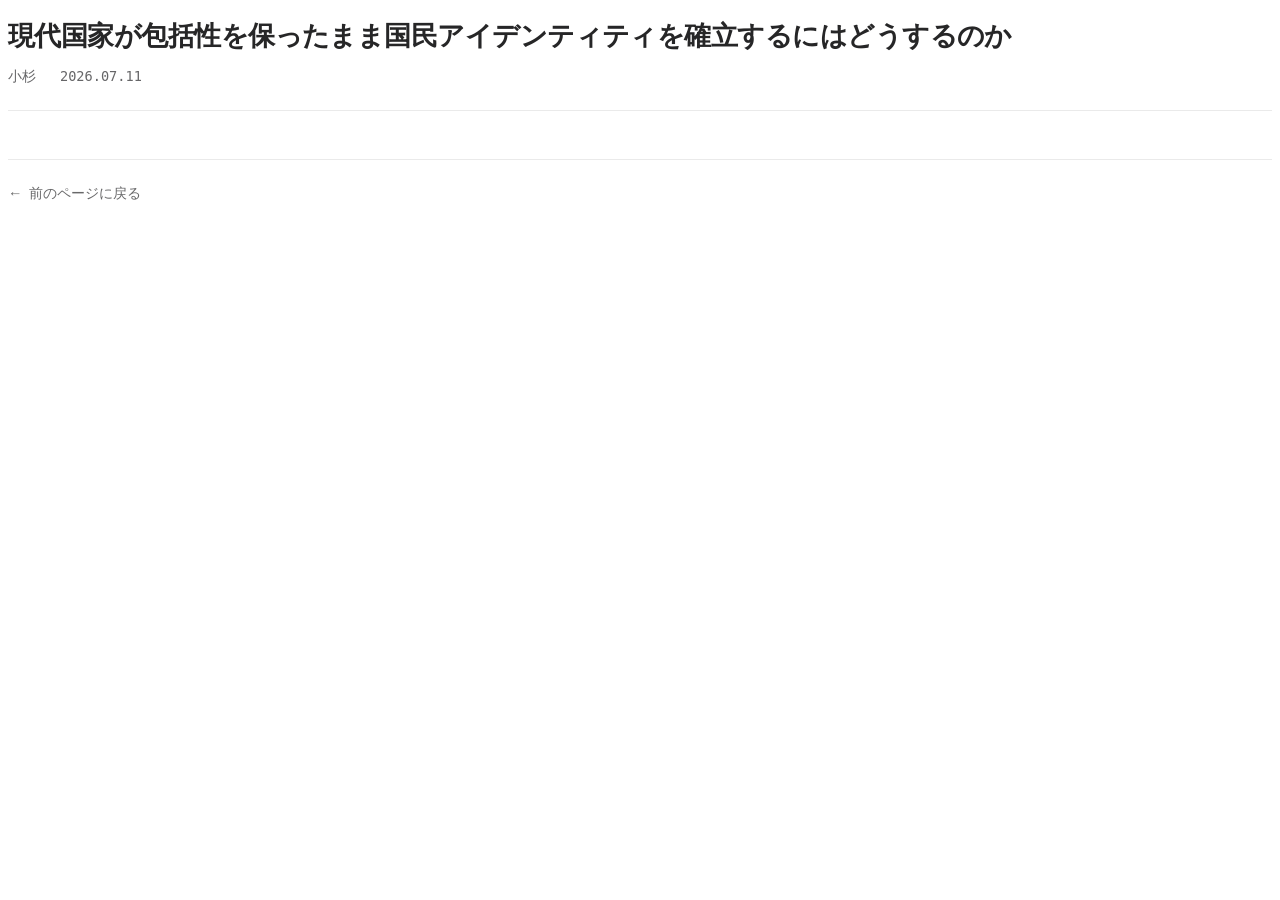
<file: articles/E_NationalIdent.html>
<!DOCTYPE html>
<html lang="ja">
<head>
  <meta charset="UTF-8">
  <meta name="viewport" content="width=device-width, initial-scale=1.0">
  <title>National Identity</title>
  <link rel="stylesheet" href="article.css">
</head>
<body>

  <!-- 記事ヘッダー -->
  <header class="article-header">
    <h1 class="article-title">現代国家が包括性を保ったまま国民アイデンティティを確立するにはどうするのか</h1>
    <div class="article-meta">
      <span class="article-author">小杉</span>
      <time class="article-date" datetime="2026-07-11">2026.07.11</time>
    </div>
  </header>

  <!-- 記事本文 -->
  <main class="article-body">
    <p></p>
    <p></p>

  </main>

  <footer class="article-footer">
    <a href="../Essay.html" class="back-to-home">前のページに戻る</a>
  </footer>

</body>
</html>
</file>
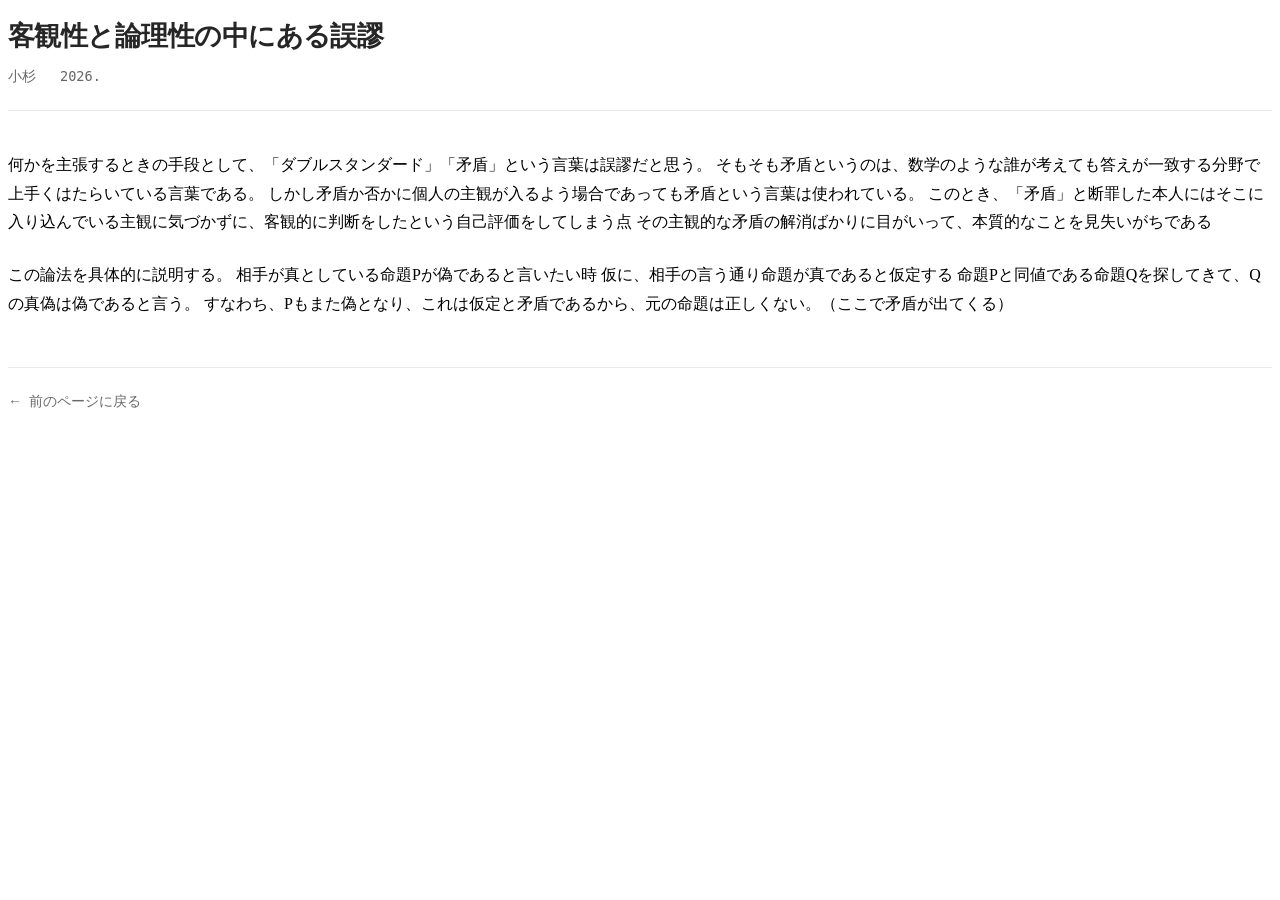
<file: articles/E_RationalFal.html>
<!DOCTYPE html>
<html lang="ja">
<head>
  <meta charset="UTF-8">
  <meta name="viewport" content="width=device-width, initial-scale=1.0">
  <title>Rational Fallacy</title>
  <link rel="stylesheet" href="article.css">
</head>
<body>

  <!-- 記事ヘッダー -->
  <header class="article-header">
    <h1 class="article-title">客観性と論理性の中にある誤謬</h1>
    <div class="article-meta">
      <span class="article-author">小杉</span>
      <time class="article-date">2026.</time>
    </div>
  </header>

  <!-- 記事本文 -->
  <main class="article-body">
    <p>何かを主張するときの手段として、「ダブルスタンダード」「矛盾」という言葉は誤謬だと思う。
そもそも矛盾というのは、数学のような誰が考えても答えが一致する分野で上手くはたらいている言葉である。
しかし矛盾か否かに個人の主観が入るよう場合であっても矛盾という言葉は使われている。
このとき、「矛盾」と断罪した本人にはそこに入り込んでいる主観に気づかずに、客観的に判断をしたという自己評価をしてしまう点
その主観的な矛盾の解消ばかりに目がいって、本質的なことを見失いがちである</p>

<p>この論法を具体的に説明する。
相手が真としている命題Pが偽であると言いたい時
仮に、相手の言う通り命題が真であると仮定する
命題Pと同値である命題Qを探してきて、Qの真偽は偽であると言う。
すなわち、Pもまた偽となり、これは仮定と矛盾であるから、元の命題は正しくない。（ここで矛盾が出てくる）</p>
    

  </main>

  <footer class="article-footer">
    <a href="../Essay.html" class="back-to-home">前のページに戻る</a>
  </footer>

</body>
</html>
</file>
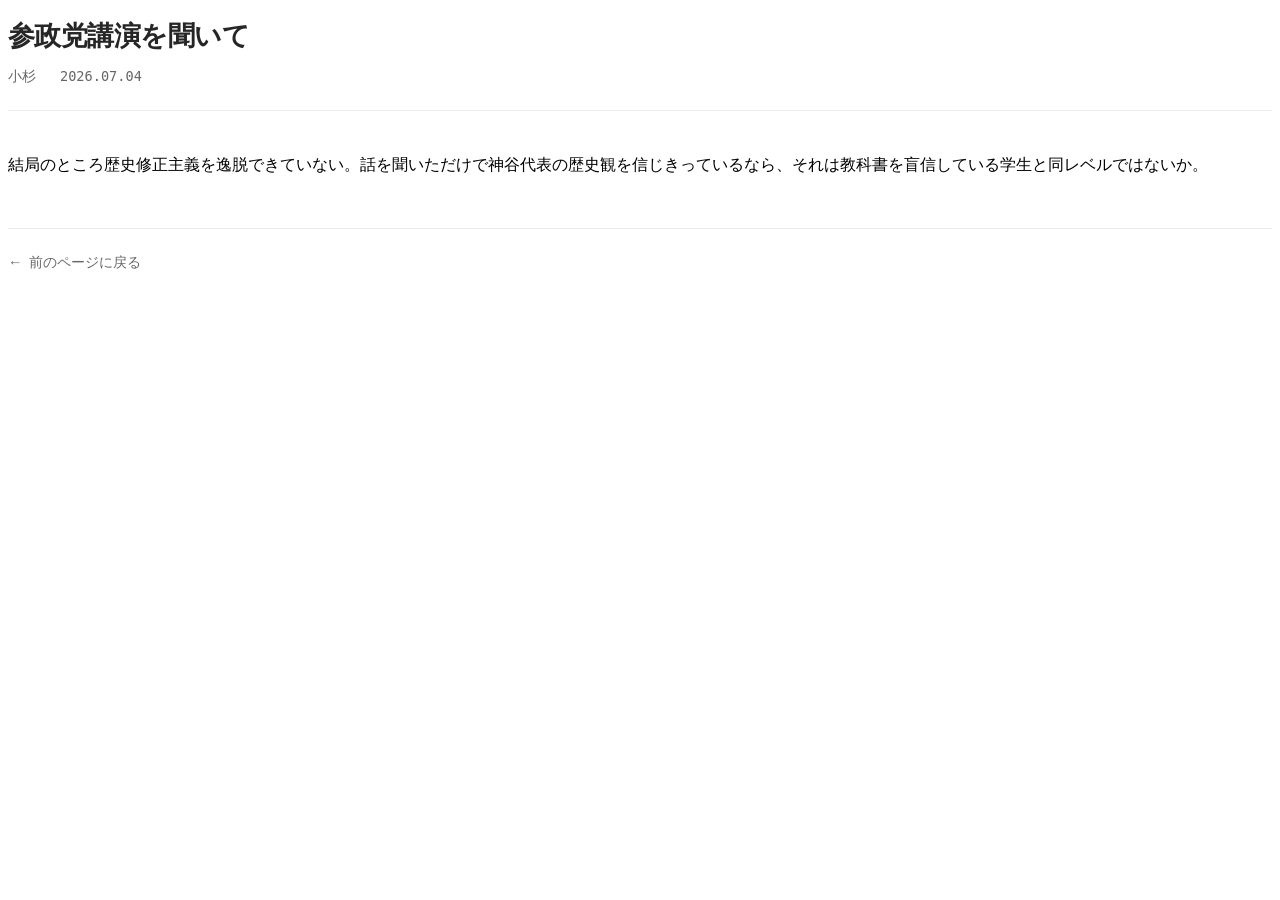
<file: articles/E_Sanse.html>
<!DOCTYPE html>
<html lang="ja">
<head>
  <meta charset="UTF-8">
  <meta name="viewport" content="width=device-width, initial-scale=1.0">
  <title></title>
  <link rel="stylesheet" href="article.css">
</head>
<body>

  <!-- 記事ヘッダー -->
  <header class="article-header">
    <h1 class="article-title">参政党講演を聞いて</h1>
    <div class="article-meta">
      <span class="article-author">小杉</span>
      <time class="article-date">2026.07.04</time>
    </div>
  </header>

  <!-- 記事本文 -->
  <main class="article-body">
    <p>結局のところ歴史修正主義を逸脱できていない。話を聞いただけで神谷代表の歴史観を信じきっているなら、それは教科書を盲信している学生と同レベルではないか。</p>
    

  </main>

  <footer class="article-footer">
    <a href="../Essay.html" class="back-to-home">前のページに戻る</a>
  </footer>

</body>
</html>
</file>
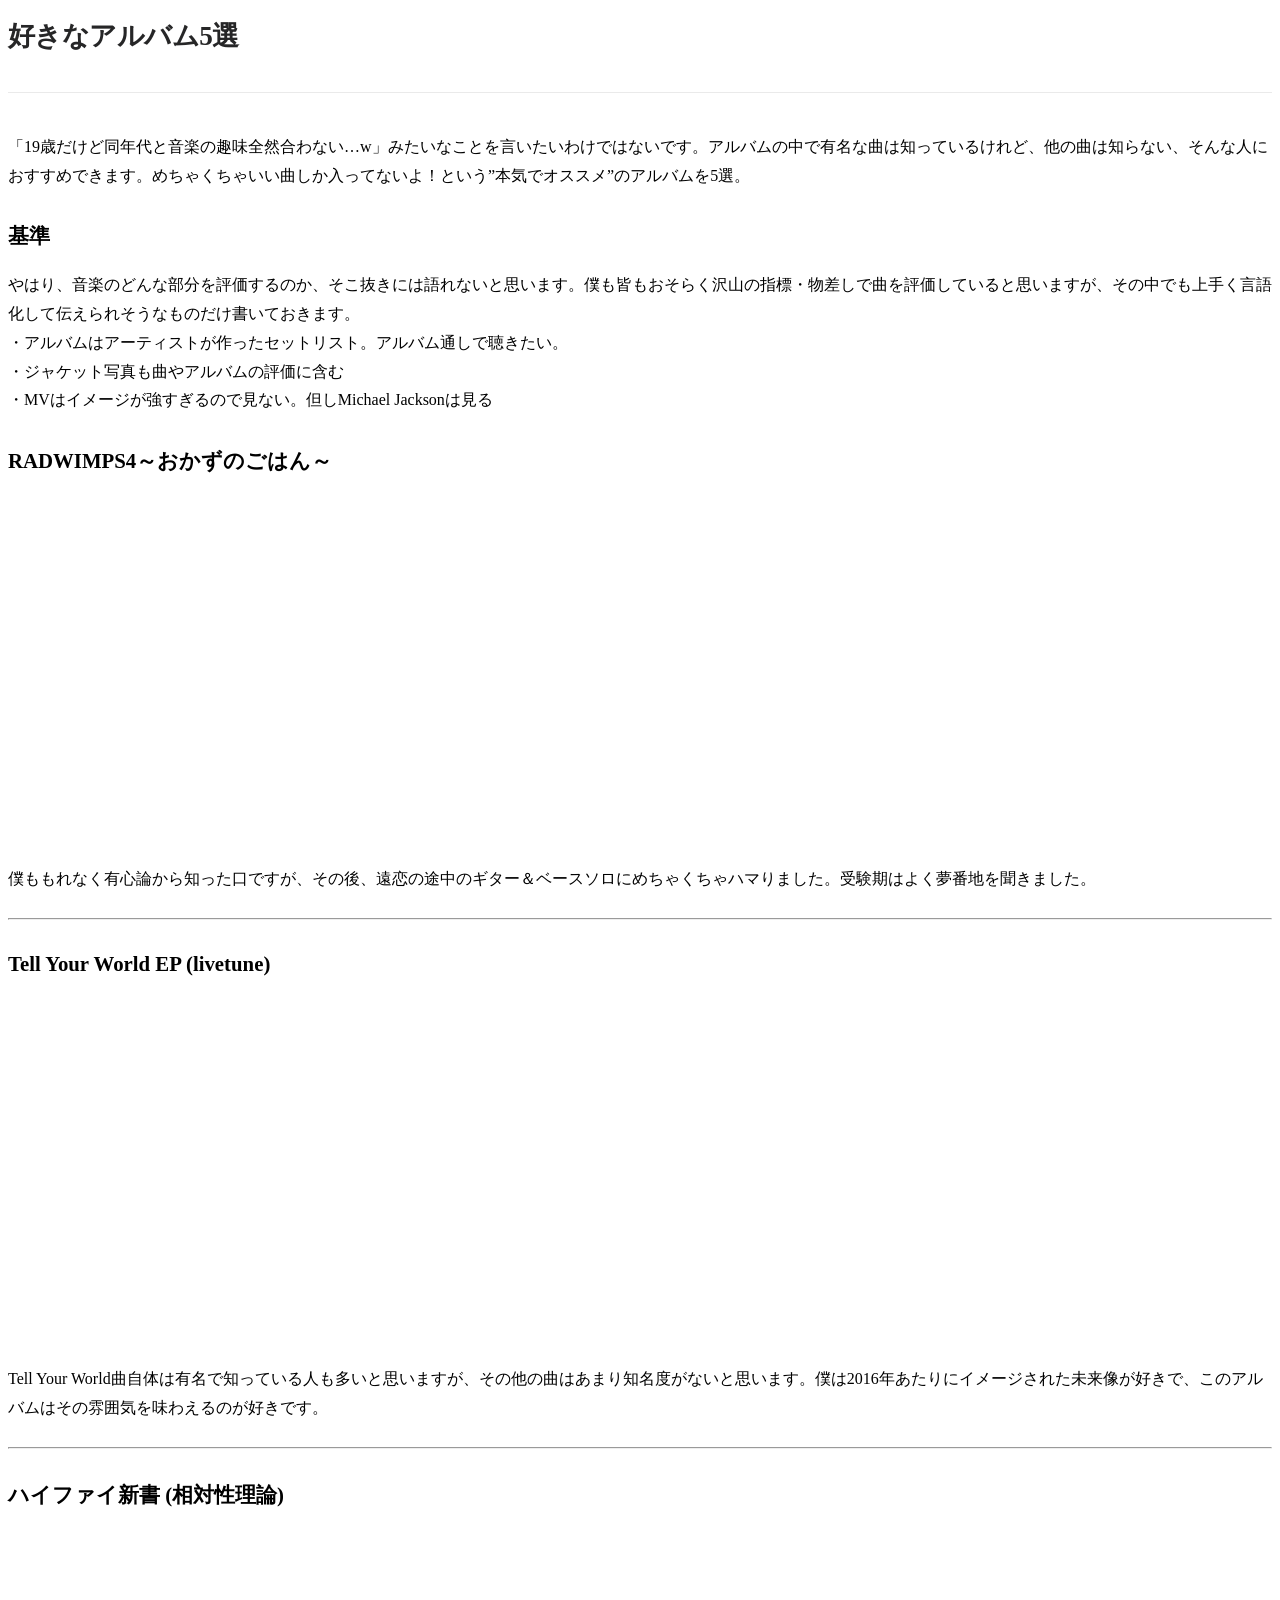
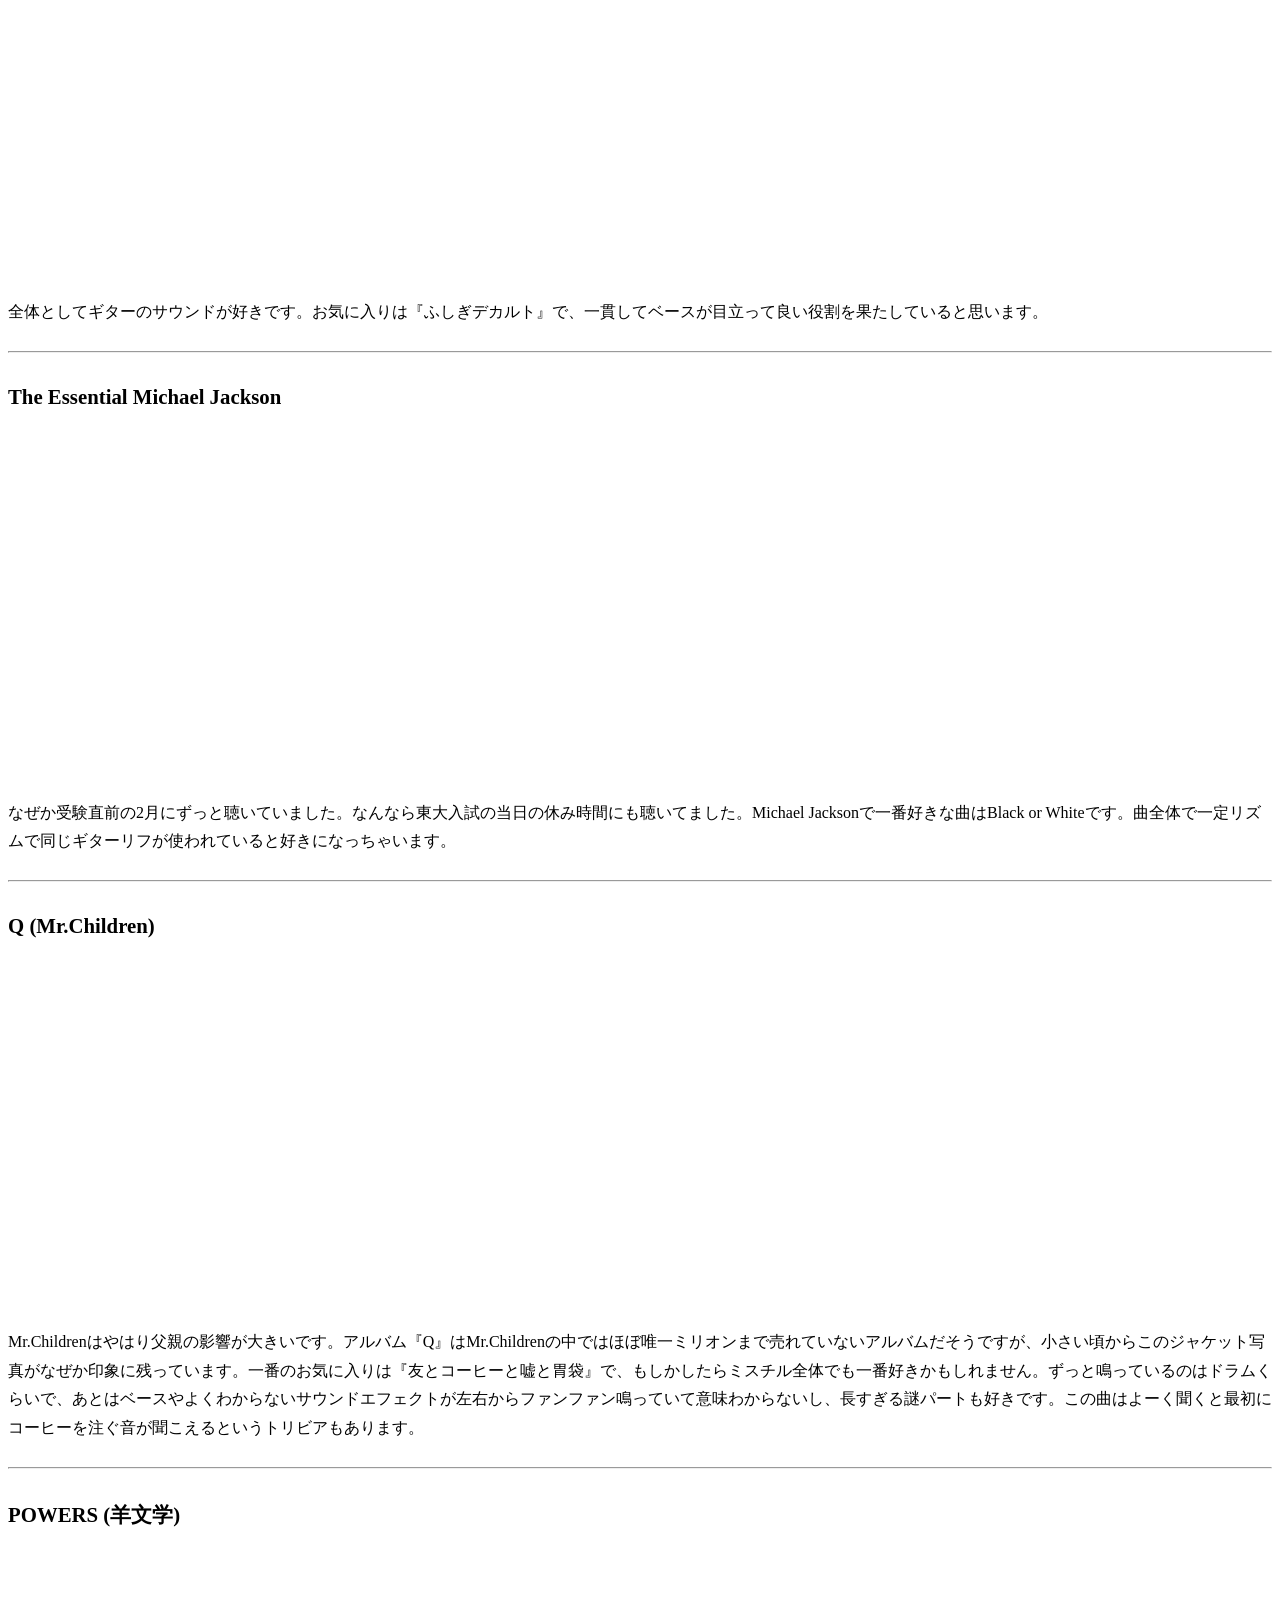
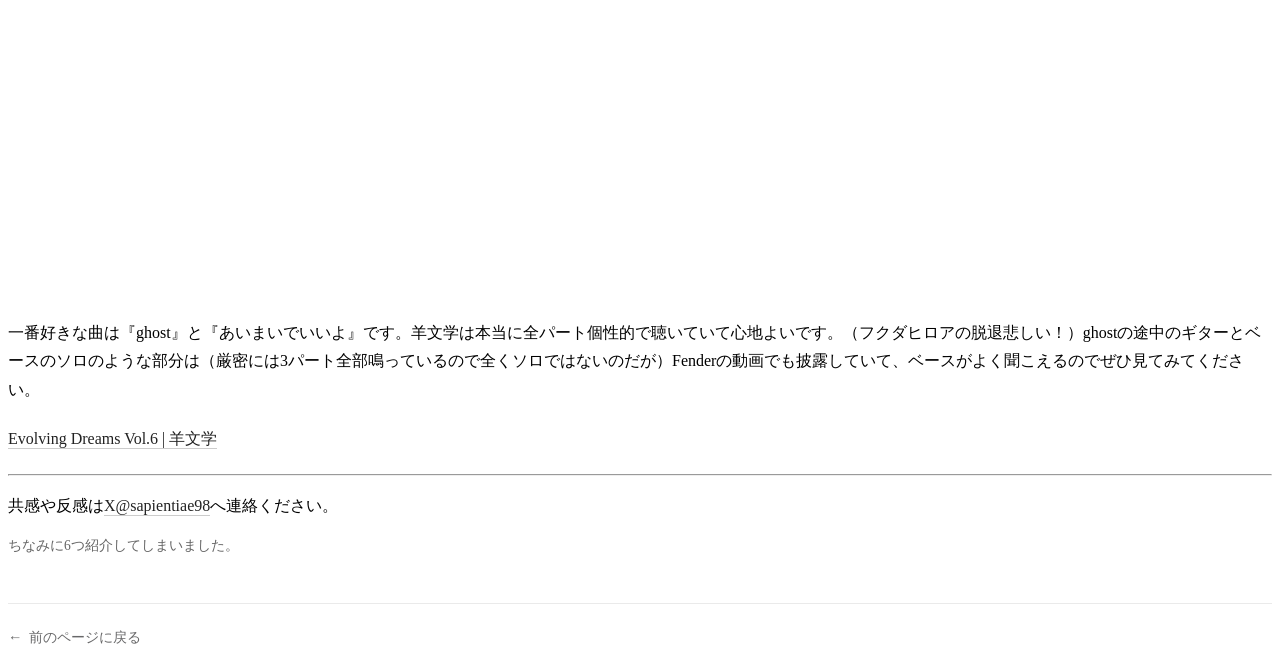
<file: articles/M_5fav.html>
<!DOCTYPE html>
<html lang="ja">

<head>
    <meta charset="UTF-8">
    <meta name="viewport" content="width=device-width, initial-scale=1.0">
    <title>好きなアルバム5選</title>
    <link rel="stylesheet" href="article.css">
</head>

<body>

    <!-- 記事ヘッダー -->
    <header class="article-header">
        <h1 class="article-title">好きなアルバム5選</h1>
    </header>

    <!-- 記事本文 -->
    <main class="article-body">
        <p>「19歳だけど同年代と音楽の趣味全然合わない…w」みたいなことを言いたいわけではないです。アルバムの中で有名な曲は知っているけれど、他の曲は知らない、そんな人におすすめできます。めちゃくちゃいい曲しか入ってないよ！という”本気でオススメ”のアルバムを5選。
        </p>

        <h2>基準</h2>
        <p>やはり、音楽のどんな部分を評価するのか、そこ抜きには語れないと思います。僕も皆もおそらく沢山の指標・物差しで曲を評価していると思いますが、その中でも上手く言語化して伝えられそうなものだけ書いておきます。<br>
            ・アルバムはアーティストが作ったセットリスト。アルバム通しで聴きたい。<br>
            ・ジャケット写真も曲やアルバムの評価に含む<br>
            ・MVはイメージが強すぎるので見ない。但しMichael Jacksonは見る</p>

        <h2>RADWIMPS4～おかずのごはん～</h2>
        <iframe data-testid="embed-iframe" style="border-radius:12px"
            src="https://open.spotify.com/embed/album/27mMMU3UZQbsCcAURmGvPP?utm_source=generator&theme=0&si=7ef30bb7edab4d80"
            width="100%" height="352" frameBorder="0" allowfullscreen=""
            allow="autoplay; clipboard-write; encrypted-media; fullscreen; picture-in-picture" loading="lazy"></iframe>
        <p>僕ももれなく有心論から知った口ですが、その後、遠恋の途中のギター＆ベースソロにめちゃくちゃハマりました。受験期はよく夢番地を聞きました。</p>
        <hr>
        <h2>Tell Your World EP (livetune)</h2>
        <iframe data-testid="embed-iframe" style="border-radius:12px"
            src="https://open.spotify.com/embed/album/5lReAmKNgxEHuESCWyY5S7?utm_source=generator&si=c014b51580184d44"
            width="100%" height="352" frameBorder="0" allowfullscreen=""
            allow="autoplay; clipboard-write; encrypted-media; fullscreen; picture-in-picture" loading="lazy"></iframe>
        <p>Tell Your World曲自体は有名で知っている人も多いと思いますが、その他の曲はあまり知名度がないと思います。僕は2016年あたりにイメージされた未来像が好きで、このアルバムはその雰囲気を味わえるのが好きです。
        </p>
        <hr>

        <h2>ハイファイ新書 (相対性理論)</h2>
        <iframe data-testid="embed-iframe" style="border-radius:12px"
            src="https://open.spotify.com/embed/album/5AKZPhATko2cAkwQIryPVh?utm_source=generator&theme=0&si=117d35ef512044fe"
            width="100%" height="352" frameBorder="0" allowfullscreen=""
            allow="autoplay; clipboard-write; encrypted-media; fullscreen; picture-in-picture" loading="lazy"></iframe>
        <p>全体としてギターのサウンドが好きです。お気に入りは『ふしぎデカルト』で、一貫してベースが目立って良い役割を果たしていると思います。</p>
        <hr>
        <h2>The Essential Michael Jackson</h2>
        <iframe data-testid="embed-iframe" style="border-radius:12px"
            src="https://open.spotify.com/embed/album/77dNyQA0z8dV33M4so4eRY?utm_source=generator&theme=0&si=b5e18f326cb14017"
            width="100%" height="352" frameBorder="0" allowfullscreen=""
            allow="autoplay; clipboard-write; encrypted-media; fullscreen; picture-in-picture" loading="lazy"></iframe>
        <p>なぜか受験直前の2月にずっと聴いていました。なんなら東大入試の当日の休み時間にも聴いてました。Michael Jacksonで一番好きな曲はBlack or
            Whiteです。曲全体で一定リズムで同じギターリフが使われていると好きになっちゃいます。</p>
        <hr>
        <h2>Q (Mr.Children)</h2>
        <iframe data-testid="embed-iframe" style="border-radius:12px"
            src="https://open.spotify.com/embed/album/0kNFNxop9tDqxchh4LbsPy?utm_source=generator&si=f863d5df8b2b4760"
            width="100%" height="352" frameBorder="0" allowfullscreen=""
            allow="autoplay; clipboard-write; encrypted-media; fullscreen; picture-in-picture" loading="lazy"></iframe>
        <p>Mr.Childrenはやはり父親の影響が大きいです。アルバム『Q』はMr.Childrenの中ではほぼ唯一ミリオンまで売れていないアルバムだそうですが、小さい頃からこのジャケット写真がなぜか印象に残っています。一番のお気に入りは『友とコーヒーと嘘と胃袋』で、もしかしたらミスチル全体でも一番好きかもしれません。ずっと鳴っているのはドラムくらいで、あとはベースやよくわからないサウンドエフェクトが左右からファンファン鳴っていて意味わからないし、長すぎる謎パートも好きです。この曲はよーく聞くと最初にコーヒーを注ぐ音が聞こえるというトリビアもあります。
        </p>

        <hr>
        <h2>POWERS (羊文学)</h2>
        <iframe data-testid="embed-iframe" style="border-radius:12px"
            src="https://open.spotify.com/embed/album/4vOFcl01N3UJMpX6m2plBW?utm_source=generator&theme=0&si=01c20b6dffd046dc"
            width="100%" height="352" frameBorder="0" allowfullscreen=""
            allow="autoplay; clipboard-write; encrypted-media; fullscreen; picture-in-picture" loading="lazy"></iframe>
        <p>一番好きな曲は『ghost』と『あいまいでいいよ』です。羊文学は本当に全パート個性的で聴いていて心地よいです。（フクダヒロアの脱退悲しい！）ghostの途中のギターとベースのソロのような部分は（厳密には3パート全部鳴っているので全くソロではないのだが）Fenderの動画でも披露していて、ベースがよく聞こえるのでぜひ見てみてください。
        </p>

        <a href="https://youtu.be/77Xvnle9coE?si=FzYCUHDunmQIPDN1" class="stylish-link" target="_blank"
            rel="noopener">Evolving Dreams Vol.6 | 羊文学</a>
        <p> </p>
        <hr>

        <p>共感や反感は<a href="https://x.com/sapientiae98" class="stylish-link" target="_blank">X@sapientiae98</a>へ連絡ください。
        </p>
        <small>ちなみに6つ紹介してしまいました。</small>
    </main>

    <footer class="article-footer">
        <a href="../index.html" class="back-to-home">前のページに戻る</a>
    </footer>

</body>

</html>
</file>
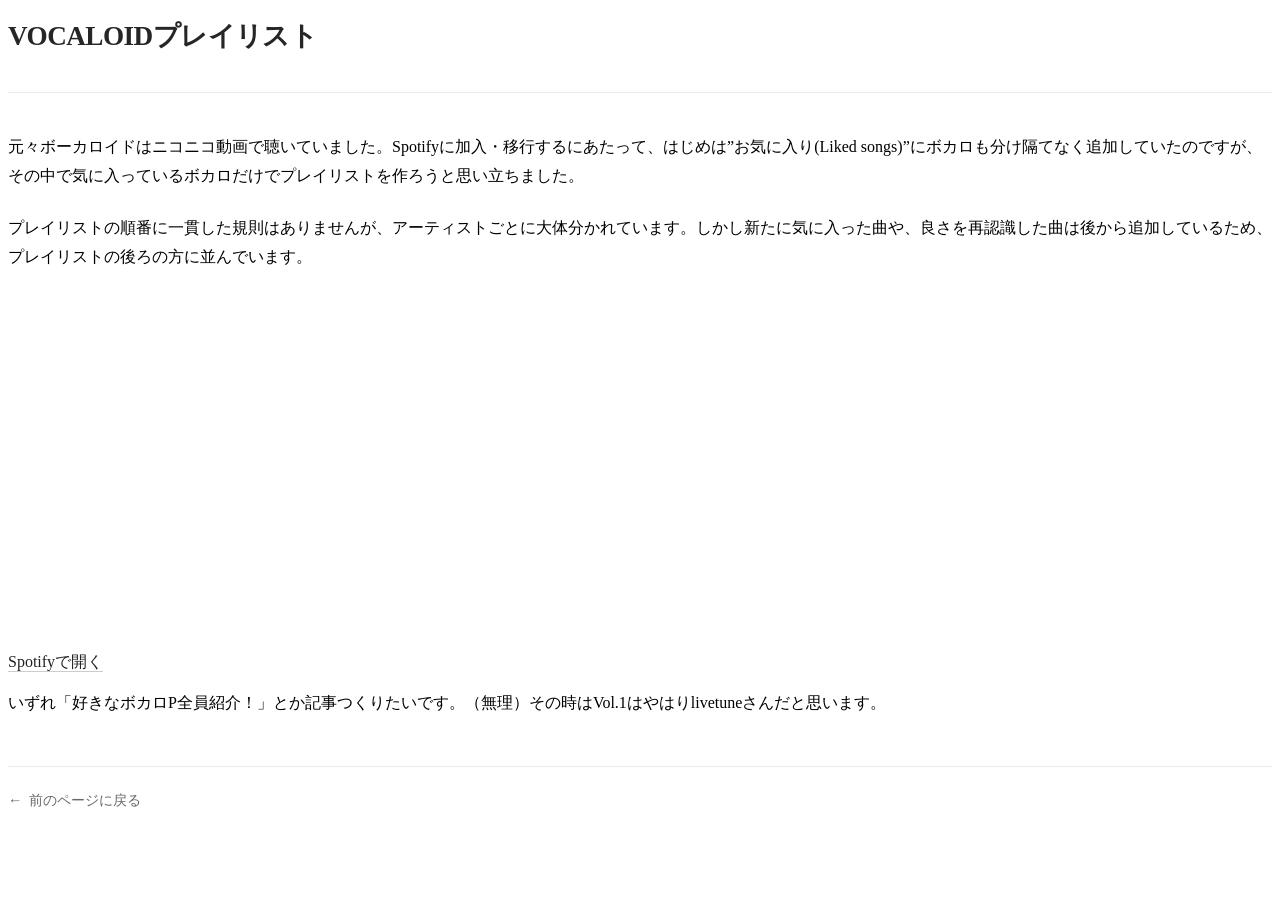
<file: articles/M_Vocaloid.html>
<!DOCTYPE html>
<html lang="ja">

<head>
    <meta charset="UTF-8">
    <meta name="viewport" content="width=device-width, initial-scale=1.0">
    <title>VOCALOID</title>
    <link rel="stylesheet" href="article.css">
</head>

<body>

    <!-- 記事ヘッダー -->
    <header class="article-header">
        <h1 class="article-title">VOCALOIDプレイリスト</h1>
        
    </header>

    <!-- 記事本文 -->
    <main class="article-body">
        <p>元々ボーカロイドはニコニコ動画で聴いていました。Spotifyに加入・移行するにあたって、はじめは”お気に入り(Liked songs)”にボカロも分け隔てなく追加していたのですが、その中で気に入っているボカロだけでプレイリストを作ろうと思い立ちました。</p>
        <p>プレイリストの順番に一貫した規則はありませんが、アーティストごとに大体分かれています。しかし新たに気に入った曲や、良さを再認識した曲は後から追加しているため、プレイリストの後ろの方に並んでいます。</p>
        <iframe data-testid="embed-iframe" style="border-radius:12px"
            src="https://open.spotify.com/embed/playlist/2MADq1FPK21ZCrbNm6Sgkq?utm_source=generator&theme=0&si=5f1871a9d3394593"
            width="100%" height="352" frameBorder="0" allowfullscreen=""
            allow="autoplay; clipboard-write; encrypted-media; fullscreen; picture-in-picture" loading="lazy"></iframe>

        <a href="https://open.spotify.com/playlist/2MADq1FPK21ZCrbNm6Sgkq?si=8e545a7d1ffd4404" class="stylish-link"
            target="_blank" rel="noopener">Spotifyで開く</a>

            <p>いずれ「好きなボカロP全員紹介！」とか記事つくりたいです。（無理）その時はVol.1はやはりlivetuneさんだと思います。</p>
    </main>

    <footer class="article-footer">
        <a href="../index.html" class="back-to-home">前のページに戻る</a>
    </footer>

</body>

</html>
</file>
<file: main.css>
/* ベースの本文設定 */
body {
    font-family: "Helvetica Neue", Arial, "Hiragino Kaku Gothic ProN", "Meiryo", sans-serif;
    font-size: 15px;
    /* TeXっぽく少しスッキリさせるなら15px */
    line-height: 1.7;
    /* 行間は少し広めにとると上品になります */
    color: #313233;
    /* 真っ黒ではなく少し柔らかい黒 */
    max-width: 680px;
    /* 1行が長くなりすぎないように幅を制限 */
    margin: 40px auto;
    /* 画面中央に配置 */
    padding: 0 20px;
}

/* タイトル（ページ最上位の主役、h1相当） */
h1,
.page-title {
    font-size: 1.8rem;
    /* 27px程度。デフォルトのh1よりグッと控えめ */
    font-weight: 600;
    margin-bottom: 0.5rem;
    letter-spacing: -0.02em;
}

/* 小タイトル・中見出し（h2相当） */
h2,
.section-title {
    font-size: 1.3rem;
    /* 19.5px程度。本文より少し大きいトーン */
    font-weight: 600;
    margin-top: 2rem;
    margin-bottom: 0.8rem;
    border-bottom: 1px solid #e6e6e6;
    /* 薄い下線を引くとTeXのセクションっぽさが出ます */
    padding-bottom: 0.3rem;
}

/* 本文・段落 */
p {
    font-size: 1rem;
    /* 15px */
    margin-bottom: 1.2rem;
}

/* 注釈・キャプション（小さく、目立たなく） */
small,
.annotation,
.note {
    font-size: 0.85rem;
    /* 12.7px程度 */
    color: #666666;
    /* 文字色を薄くする */
    display: block;
    margin-top: -0.5rem;
    margin-bottom: 1rem;
}

/* リンクの基本スタイル */
a.link-item {
    color: #222222;
    /* 本文より少し濃い目の黒 */
    text-decoration: none;
    /* 初期の下線を消す */
    font-weight: 500;
    position: relative;
    transition: color 0.2s ease;
    /* 文字色の変化をなめらかに */
}

/* 通常時の下線を薄く表示しておく */
a.link-item::after {
    content: "";
    position: absolute;
    bottom: -2px;
    left: 0;
    width: 100%;
    height: 1px;
    background-color: #cccccc;
    /* 薄いグレーの下線 */
    transition: background-color 0.2s ease, height 0.2s ease;
}

/* ホバー時の演出（下線がスッと濃く・太くなる） */
a.link-item:hover {
    color: #0056b3;
    /* 知的なブルーや、アクセントカラー */
}

a.link-item:hover::after {
    background-color: #0056b3;
    height: 2px;
    /* ホバー時に少し存在感が出る */
}






/* 日記エントリ用の押しやすいリンクカード */
.diary-card-list {
  list-style: none;
  padding: 0;
  margin: 1.5rem 0;
}

.diary-card-list li {
  margin-bottom: 0.6rem;
}

.diary-card-link {
  display: flex;                  /* 横並びをキレイに制御 */
  align-items: center;
  justify-content: space-between;
  padding: 0.75rem 1rem;          /* 上下にゆとりを持たせ、指で押しやすい高さを確保 */
  background-color: #fafafa;      /* ほんの少しだけ背景を敷いてクリック領域を明示 */
  border: 1px solid #eaeaea;      /* TeXっぽい上品な薄い枠線 */
  border-radius: 4px;             /* 角を少し丸める */
  text-decoration: none;
  color: #222222;
  transition: all 0.2s ease;
}

/* 日付部分 */
.diary-card-link .diary-date {
  font-size: 0.85rem;
  color: #666666;
  font-family: monospace;
  flex-shrink: 0;
}

/* タイトル部分 */
.diary-card-link .diary-title {
  font-size: 0.95rem;
  font-weight: 500;
  flex-grow: 1;
  margin-left: 1rem;
}

/* 右側に添える小さな矢印 */
.diary-card-link::after {
  content: "\00BB";                 /* » 記号 */
  font-size: 1rem;
  color: #888888;
  margin-left: 0.8rem;
  transition: transform 0.2s ease;
}

/* ホバー/タップ時の演出（スッと浮き上がって色づく） */
.diary-card-link:hover {
  background-color: #ffffff;
  border-color: #0056b3;
  color: #0056b3;
  transform: translateY(-1px);      /* わずかに浮き上がる */
}

.diary-card-link:hover::after {
  transform: translateX(3px);       /* 矢印が右へ動く */
  color: #0056b3;
}




/* 日記一覧ページへ飛ぶボタン */
.btn-more-diary {
  display: inline-flex;
  align-items: center;
  justify-content: center;
  padding: 0.6rem 1.4rem;        /* しっかり押しやすい余白 */
  font-size: 0.95rem;
  font-weight: 500;
  color: #353536;
  background-color: transparent; /* 背景は透明にして重さを消す */
  border: 1px solid #cccccc;     /* 控えめな枠線 */
  border-radius: 4px;
  text-decoration: none;
  transition: all 0.2s ease;
}

/* 矢印アイコンの設定 */
.btn-more-diary::after {
  content: "→";                  /* シャープな右矢印 */
  font-family: inherit;
  margin-left: 0.6rem;
  transition: transform 0.2s ease;
}

/* ホバー/タップ時の演出 */
.btn-more-diary:hover {
  background-color: #f4f4f5;     /* 薄いグレーを敷いて押せる感を強調 */
  border-color: #999999;
  color: #0d0d0e;
}

.btn-more-diary:hover::after {
  transform: translateX(4px);    /* 矢印が右にスッと動く */
}

/* ボタンを配置するラッパー（必要に応じて右寄せや中央寄せに） */
.btn-wrapper {
  margin-top: 1.2rem;
  text-align: right;             /* 右寄せ（centerにすると中央寄せ） */
}





/* ==========================================
       スマホ向けレスポンシブ設定 (画面幅 600px 以下)
       ========================================== */
@media screen and (max-width: 600px) {
    body {
        margin: 24px auto;
        padding: 0 18px;
        font-size: 80px;
        /* スマホでもしっかり読みやすい16pxに底上げ */
    }

    h1,
    .page-title {
        font-size: 1.7rem;
        /* 視認性を保ちつつバランス調整 */
    }

    h2,
    .section-title {
        font-size: 1.25rem;
        margin-top: 1.8rem;
    }

    small,
    .annotation,
    .note {
        font-size: 0.9rem;
        /* 注釈も小さすぎないように調整 */
    }

}
</file>
<file: articles/article.css>
/* 記事全体のヘッダー（タイトル・メタ情報） */
.article-header {
  margin-bottom: 2.5rem;
  border-bottom: 1px solid #eaeaea;
  padding-bottom: 1.5rem;
}

/* 記事タイトル (h1より少し落ち着いたトーン) */
.article-title {
  font-size: 1.7rem;
  font-weight: 600;
  line-height: 1.35;
  color: #262627;
  margin-bottom: 0.8rem;
  letter-spacing: -0.02em;
}

/* メタ情報（著者・日付を横並びで控えめに） */
.article-meta {
  display: flex;
  gap: 1.5rem;
  font-size: 0.85rem;
  color: #666668;
  font-family: monospace; /* 日付や署名を等幅で知的に */
}

/* 記事本文エリア */
.article-body {
  margin-bottom: 3rem;
}

h2,
.section-title {
    font-size: 1.3rem;
    /* 19.5px程度。本文より少し大きいトーン */
    font-weight: 600;
    margin-top: 2rem;
    margin-bottom: 0.8rem;
    
    /* 薄い下線を引くとTeXのセクションっぽさが出ます */
    padding-bottom: 0.3rem;
}

.article-body p {
  font-size: 1rem;
  line-height: 1.8;       /* じっくり読むため行間を少し広め */
  margin-bottom: 1.5rem;
}

/* 戻るリンク（一覧へ帰る用） */
.article-footer {
  margin-top: 3rem;
  padding-top: 1.5rem;
  border-top: 1px solid #eaeaea;
}

.back-to-home {
  display: inline-flex;
  align-items: center;
  font-size: 0.9rem;
  color: #686869;
  text-decoration: none;
  transition: color 0.2s ease;
}

.back-to-home::before {
  content: "← ";
  margin-right: 0.4rem;
  transition: transform 0.2s ease;
}

.back-to-home:hover {
  color: #2c4a69;
}

.back-to-home:hover::before {
  transform: translateX(-3px);
}






a.stylish-link {
  color: #222222;
  text-decoration: none;
  position: relative;
  transition: color 0.25s ease;
}

/* 常に引いておく極細の下線 */
a.stylish-link::after {
  content: "";
  position: absolute;
  bottom: -2px;
  left: 0;
  width: 100%;
  height: 1px;
  background-color: #cccccc;
  transition: background-color 0.25s ease, height 0.25s ease;
}

/* ホバー時の洗練された変化 */
a.stylish-link:hover {
  color: #0056b3;
}

a.stylish-link:hover::after {
  background-color: #0056b3;
  height: 2px;
}





    /* ==========================================
   追加：スマホ向け（画面幅 600px 以下）の折り返し調整
   ========================================== */
@media screen and (max-width: 600px) {
  /* メタ情報（著者・日付）を横並びから縦に折り返す */
  .article-meta {
    flex-direction: column;
    gap: 0.3rem;            /* 縦に並んだときの隙間を狭くする */
  }

  /* 記事タイトルもスマホで少しスッキリさせる */
  .article-title {
    font-size: 1.45rem;
  }
}


/* 長い単語やURL、英数字を強制的に折り返す設定 */
.article-body p {
  overflow-wrap: break-word; /* 単語の途中で改行してはみ出しを防ぐ */
  word-break: break-all;     /* 日本語と英数字が混ざった長い文字列も強制折り返し */
}


/* 注釈・キャプション（小さく、目立たなく） */
small,
.annotation,
.note {
    font-size: 0.85rem;
    /* 12.7px程度 */
    color: #666666;
    /* 文字色を薄くする */
    display: block;
    margin-top: -0.5rem;
    margin-bottom: 1rem;
}
</file>
